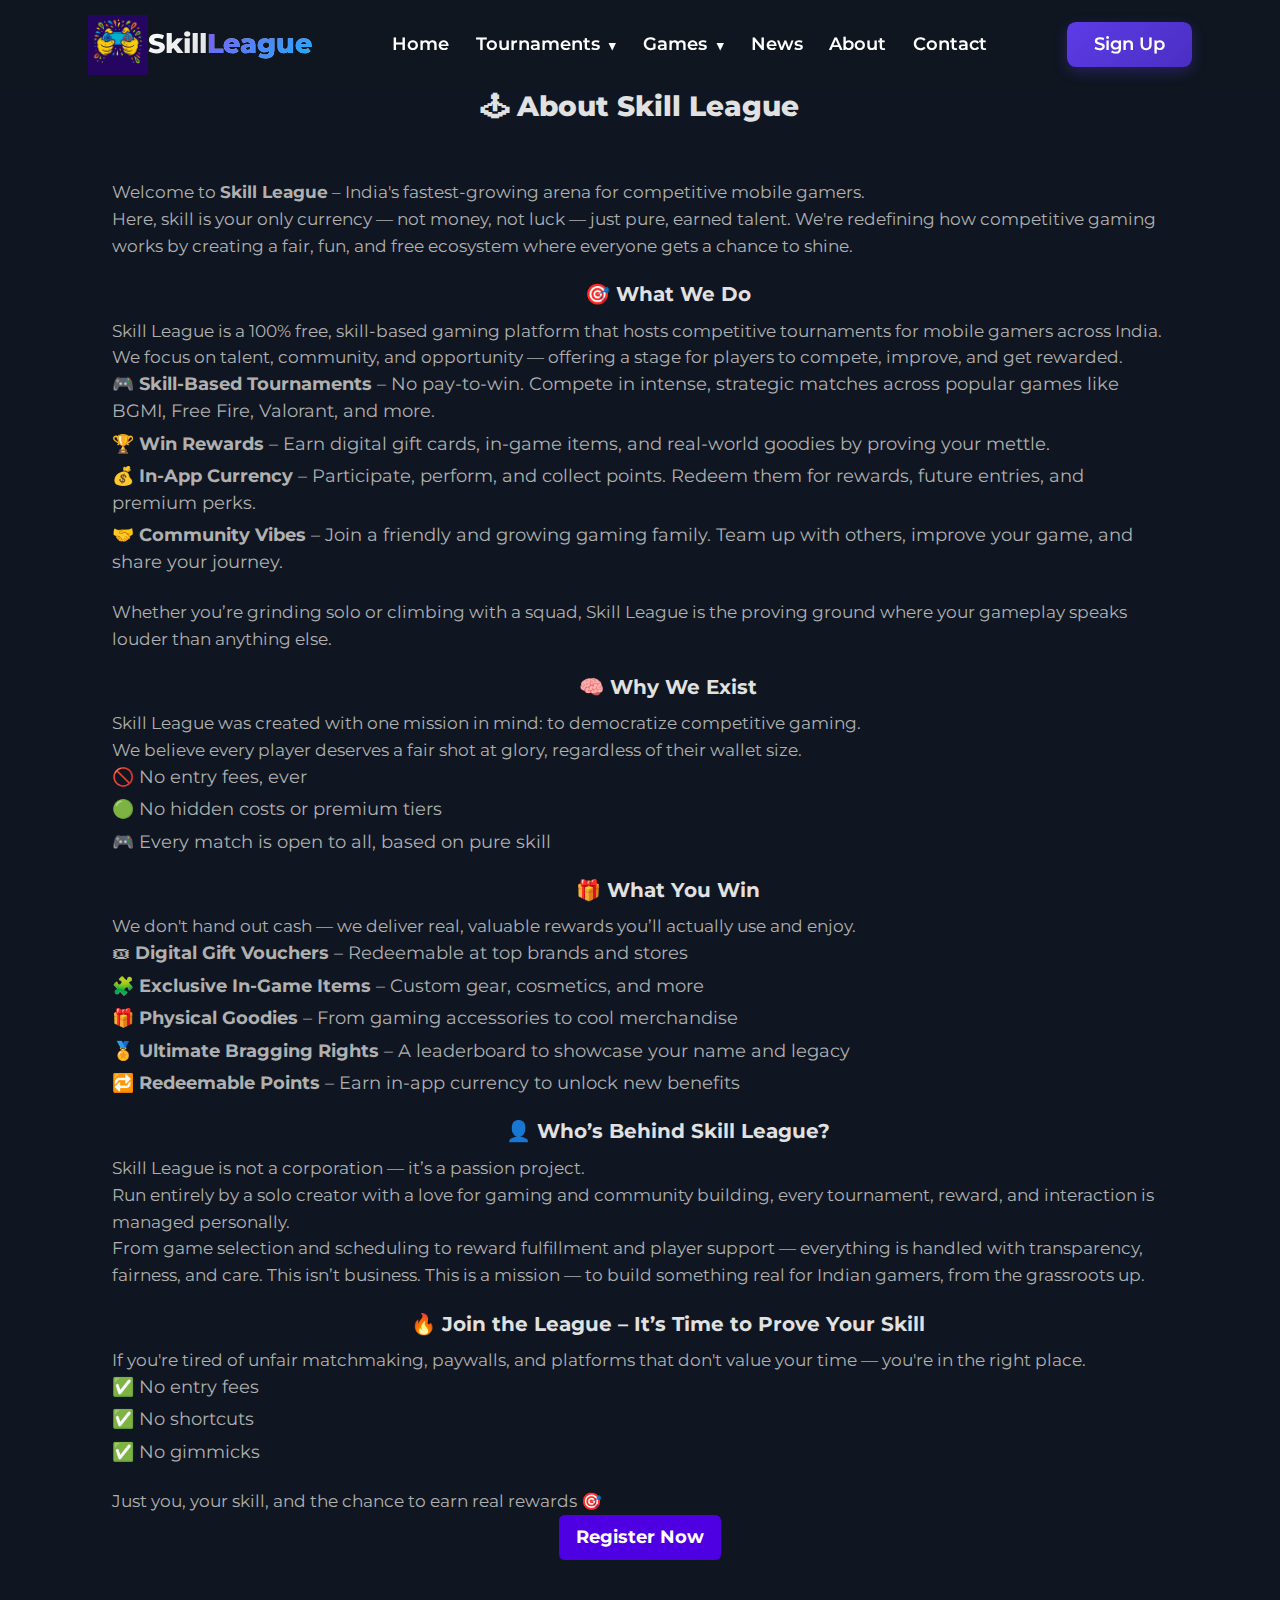
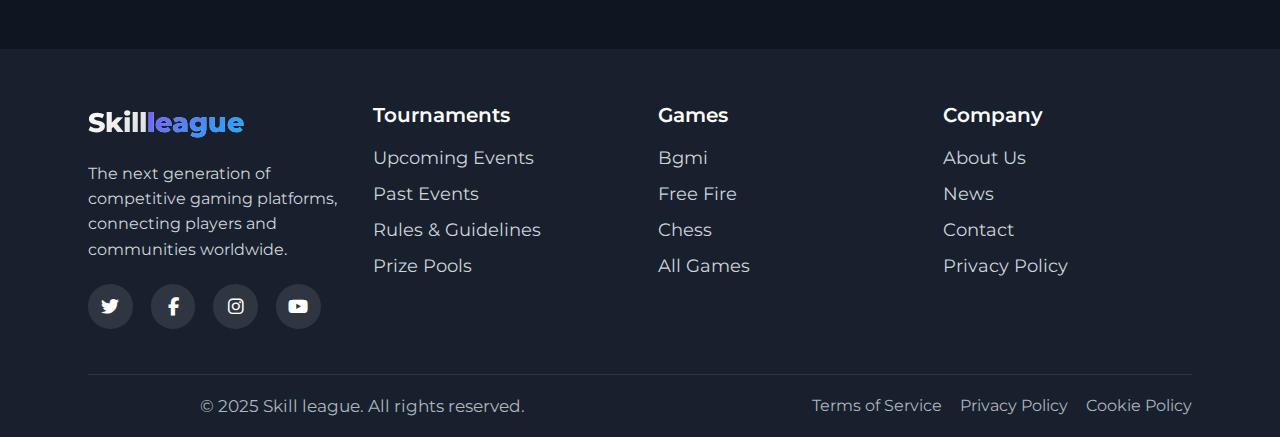
<file: skillleague/project/about.html>
<!DOCTYPE html>
<html lang="en">
<head>
  <meta charset="UTF-8" />
  <meta name="viewport" content="width=device-width, initial-scale=1.0"/>
  <title>About Us | Skill League</title>
  <link rel="stylesheet" href="css/reset.css" />
  <link rel="stylesheet" href="css/layout.css" />
  <link rel="stylesheet" href="css/components.css" />
  <link rel="stylesheet" href="css/main.css" />
  <link rel="stylesheet" href="css/responsive.css" />
   <link rel="stylesheet" href="css/animations.css">
  <link rel="preconnect" href="https://fonts.googleapis.com">
  <link rel="preconnect" href="https://fonts.gstatic.com" crossorigin>
    <link href="https://fonts.googleapis.com/css2?family=Montserrat:wght@400;600;800&display=swap" rel="stylesheet">
    <link rel="stylesheet" href="https://cdnjs.cloudflare.com/ajax/libs/font-awesome/6.5.0/css/all.min.css">
     <link rel="icon" href="images/without name.png" type="image/x-icon">
</head>
<body>
    <style>
        


    </style>
  <!-- Header -->
  <header class="header" id="header">
    <div class="container">
      <div class="header-content">
        <div class="logo">
          <!-- <a href="index.html"></a> -->
            <img src="images/without name.png" alt="Skill League Logo" class="logo-img" style="height:60px; vertical-align:middle;">
            <span class="logo-text">Skill<span class="logo-highlight">League</span></span>
          </a>
        </div>
        <nav class="main-nav">
          <ul class="nav-list">
            <li class="nav-item"><a href="index.html" class="nav-link">Home</a></li>
            <li class="nav-item has-dropdown">
              <a href="#" class="nav-link">Tournaments <span class="dropdown-icon">▾</span></a>
              <ul class="dropdown-menu">
                <li><a href="Tournaments.html">Upcoming Events</a></li>
                <li><a href="Tournaments.html">Past Events</a></li>
                <li><a href="#">Rules & Guidelines</a></li>
              </ul>
            </li>
            <li class="nav-item has-dropdown">
              <a href="#" class="nav-link">Games <span class="dropdown-icon">▾</span></a>
              <ul class="dropdown-menu">
                <li><a href="registration.html">Bgmi</a></li>
                <li><a href="registration.html">Free fire</a></li>
                <li><a href="registration.html">Chess</a></li>
                <!-- <li><a href="#">Fortnite</a></li> -->
                <li><a href="registration.html">All Games</a></li>
              </ul>
            </li>
            <li class="nav-item"><a href="Tournaments.html" class="nav-link">News</a></li>
            <li class="nav-item"><a href="about.html" class="nav-link">About</a></li>
            <li class="nav-item"><a href="contact.html" class="nav-link">Contact</a></li>
          </ul>
        </nav>
        <div class="header-actions">
          <a href="login.html" class="btn btn-primary">Sign Up</a>
          <button class="menu-toggle" id="menu-toggle" aria-label="Toggle menu">
            <span class="bar"></span>
            <span class="bar"></span>
            <span class="bar"></span>
          </button>
        </div>
      </div>
    </div>
  </header>
  <!-- End of Header -->


  
  <!-- Mobile Navigation -->
  <div class="mobile-nav" id="mobile-nav">
    <div class="mobile-nav-content">
      <ul class="mobile-nav-list">
        <li><a href="index.html">Home</a></li>
        <li class="mobile-dropdown">
          <span class="mobile-dropdown-trigger">Tournaments <span class="dropdown-icon">▾</span></span>
          <ul class="mobile-dropdown-menu">
            <li><a href="Tournaments.html">Upcoming Events</a></li>
            <li><a href="Tournaments.html">Past Events</a></li>
            <li><a href="#">Rules & Guidelines</a></li>
          </ul>
        </li>
        <li class="mobile-dropdown">
          <span class="mobile-dropdown-trigger">Games <span class="dropdown-icon">▾</span></span>
          <ul class="mobile-dropdown-menu">
            <li><a href="registration.html">Bgmi</a></li>
            <li><a href="registration.html">Free Fire</a></li>
            <li><a href="registration.html">Chess</a></li>
            <!-- <li><a href="#">Fortnite</a></li> -->
            <li><a href="registration.html">All Games</a></li>
          </ul>
        </li>
        <li><a href="Tournaments.html">News</a></li>
        <li><a href="about.html">About</a></li>
        <li><a href="contact.html">Contact</a></li>
      </ul>
      <div class="mobile-actions">
        <a href="login.html" class="btn btn-primary mobile-btn">Sign Up</a>
        <a href="login.html" class="btn btn-secondary mobile-btn">Log In</a>
      </div>
    </div>
  </div>



<style>
  
h1 {
  font-size: 2.5rem;
  color: #e1e1e1;
  margin-bottom: 5rem;
  margin-top: 5rem;
  text-align: center;
  /* text-wrap: balance; */
  /* padding-left: 5rem; */

}
p {
  font-size: 1.5rem;
  color: #b0b0b0;
  line-height: 1.6;
  /* margin-bottom: 2rem; */
  text-align: left;
  padding-left: 10rem;
  padding-right: 10rem;
  /* padding-right: 5rem; */
}

h2 {
  font-size: 1.8rem;
  color: #e1e1e1;
  margin-top: 2rem;
  margin-bottom: 1rem;
  text-align: center;
  padding-left: 5rem;
}
.about-section ul {
  list-style: none;
  padding-left: 10rem;
  padding-right: 10rem;

  margin-bottom: 2rem;
} 
.about-section ul li {
  font-size: 1.6rem;
  color: #b0b0b0;
  margin-bottom: 0.5rem;
}
.cta1{
  align-items: center;
  text-align: center;
}
.cta1 a{
  display: inline-block;
  background-color: #4f00e3;
  color: #fff;
  padding: 0.8rem 1.5rem;
  border-radius: 0.5rem;
  text-decoration: none;
  font-weight: bold;
  transition: background-color 0.3s ease;
}

.cta-list{
  text-align: left;
  margin-left: 10rem
}
.footer-description{
  padding: 0;
  margin: 0;
  margin-bottom:2rem
}

/* Responsive styles */
@media (max-width: 768px) {
  h1 {
    font-size: 2rem;
    margin-top: 3rem;
    margin-bottom: 2rem;
    padding-left: 0;
    padding-right: 0;
  }
  p, .about-section ul, .about-section ul li, .cta-list {
    font-size: 1.1rem;
    padding-left: 1.5rem !important;
    padding-right: 1.5rem !important;
    margin-left: 0 !important;
    margin-right: 0 !important;
  }
  h2 {
    font-size: 1.3rem;
    padding-left: 0;
    padding-right: 0;
  }
  .about-section ul {
    padding-left: 1.5rem;
    padding-right: 1.5rem;
  }
  .cta1 {
    padding-left: 1rem;
    padding-right: 1rem;
  }
  .cta-list {
    margin-left: 0;
    padding-left: 1.5rem !important;
  }
}

.about-section h1 {
margin-top: 8rem;

}

.cta1 {margin-bottom: 8rem;}

@media (max-width: 480px) {
  h1 {
    font-size: 1.3rem;
    margin-top: 2rem;
    margin-bottom: 1rem;
  }
  h2 {
    font-size: 1.1rem;
    margin-top: 1.2rem;
    margin-bottom: 0.7rem;
    padding-left: 0;
  }
  p, .about-section ul, .about-section ul li, .cta-list {
    font-size: 0.95rem;
    padding-left: 0.7rem !important;
    padding-right: 0.7rem !important;
  }
  .about-section ul {
    padding-left: 0.7rem;
    padding-right: 0.7rem;
  }
  .cta1 {
    padding-left: 0.5rem;
    padding-right: 0.5rem;
  }
  .cta-list {
    margin-left: 0;
    padding-left: 0.7rem !important;
  }
}

/* ...existing code... */


/* ...existing code... */

@media (max-width: 1024px) and (min-width: 601px) {
  h1 {
    font-size: 2rem;
    margin-top: 4rem;
    margin-bottom: 2.5rem;
    padding-left: 0;
    padding-right: 0;
  }
  h2 {
    font-size: 1.4rem;
    padding-left: 0;
    padding-right: 0;
  }
  p, .about-section ul, .about-section ul li, .cta-list {
    font-size: 1.2rem;
    padding-left: 3rem !important;
    padding-right: 3rem !important;
    margin-left: 0 !important;
    margin-right: 0 !important;
  }
  .about-section ul {
    padding-left: 3rem;
    padding-right: 3rem;
  }
  .cta1 {
    padding-left: 2rem;
    padding-right: 2rem;
  }
  .cta-list {
    margin-left: 0;
    padding-left: 3rem !important;
  }
}

/* ...existing code... */


/* ...existing code... */
/* 
@media (min-width: 1025px) and (max-width: 1440px) {
  h1 {
    font-size: 2.2rem;
    margin-top: 5rem;
    margin-bottom: 3rem;
    padding-left: 0;
    padding-right: 0;
  }
  h2 {
    font-size: 1.6rem;
    padding-left: 2rem;
    padding-right: 2rem;
  }
  p, .about-section ul, .about-section ul li, .cta-list {
    font-size: 1.3rem;
    padding-left: 6rem !important;
    padding-right: 6rem !important;
    margin-left: 0 !important;
    margin-right: 0 !important;
  }
  .about-section ul {
    padding-left: 6rem;
    padding-right: 6rem;
  }
} */
</style>

  <section1 class="about-section">
    <h1>🕹 About Skill League</h1>
    <p>Welcome to <strong>Skill League</strong> – India's fastest-growing arena for competitive mobile gamers.<br>
    Here, skill is your only currency — not money, not luck — just pure, earned talent. We're redefining how competitive gaming works by creating a fair, fun, and free ecosystem where everyone gets a chance to shine.</p>

    <h2>🎯 What We Do</h2>
    <p>Skill League is a 100% free, skill-based gaming platform that hosts competitive tournaments for mobile gamers across India. We focus on talent, community, and opportunity — offering a stage for players to compete, improve, and get rewarded.</p>

    <ul>
      <li>🎮 <strong>Skill-Based Tournaments</strong> – No pay-to-win. Compete in intense, strategic matches across popular games like BGMI, Free Fire, Valorant, and more.</li>
      <li>🏆 <strong>Win Rewards</strong> – Earn digital gift cards, in-game items, and real-world goodies by proving your mettle.</li>
      <li>💰 <strong>In-App Currency</strong> – Participate, perform, and collect points. Redeem them for rewards, future entries, and premium perks.</li>
      <li>🤝 <strong>Community Vibes</strong> – Join a friendly and growing gaming family. Team up with others, improve your game, and share your journey.</li>
    </ul>

    <p>Whether you’re grinding solo or climbing with a squad, Skill League is the proving ground where your gameplay speaks louder than anything else.</p>

    <h2>🧠 Why We Exist</h2>
    <p>Skill League was created with one mission in mind: to democratize competitive gaming.<br>
    We believe every player deserves a fair shot at glory, regardless of their wallet size.</p>

    <ul>
      <li>🚫 No entry fees, ever</li>
      <li>🟢 No hidden costs or premium tiers</li>
      <li>🎮 Every match is open to all, based on pure skill</li>
    </ul>

    <h2>🎁 What You Win</h2>
    <p>We don't hand out cash — we deliver real, valuable rewards you’ll actually use and enjoy.</p>

    <ul>
      <li>🎟 <strong>Digital Gift Vouchers</strong> – Redeemable at top brands and stores</li>
      <li>🧩 <strong>Exclusive In-Game Items</strong> – Custom gear, cosmetics, and more</li>
      <li>🎁 <strong>Physical Goodies</strong> – From gaming accessories to cool merchandise</li>
      <li>🏅 <strong>Ultimate Bragging Rights</strong> – A leaderboard to showcase your name and legacy</li>
      <li>🔁 <strong>Redeemable Points</strong> – Earn in-app currency to unlock new benefits</li>
    </ul>

    <h2>👤 Who’s Behind Skill League?</h2>
    <p>Skill League is not a corporation — it’s a passion project.<br>
    Run entirely by a solo creator with a love for gaming and community building, every tournament, reward, and interaction is managed personally.</p>
    <p>From game selection and scheduling to reward fulfillment and player support — everything is handled with transparency, fairness, and care. This isn’t business. This is a mission — to build something real for Indian gamers, from the grassroots up.</p>

    <div class="cta1">
      <h2 class="highlight">🔥 Join the League – It’s Time to Prove Your Skill</h2>
      <p>If you're tired of unfair matchmaking, paywalls, and platforms that don't value your time — you're in the right place.</p>
      <ul style="list-style: none; padding-left: 0;" class="cta-list">
        <li>✅ No entry fees</li>
        <li>✅ No shortcuts</li>
        <li>✅ No gimmicks</li>
      </ul>
      <p>Just you, your skill, and the chance to earn real rewards 🎯</p>
      <a href="registration.html">Register Now</a>
    </div>
  </section1>










  <!-- Footer -->
  <footer class="footer">
    <div class="container">
      <div class="footer-content">
        <div class="footer-column">
          <div class="footer-logo">
            <span class="logo-text">Skill<span class="logo-highlight">league</span></span>
          </div>
          <p class="footer-description">The next generation of competitive gaming platforms, connecting players and communities worldwide.</p>
            <div class="social-links">
  <a href="#" class="social-link" aria-label="Twitter"><i class="fab fa-twitter"></i></a>
  <a href="" class="social-link" aria-label="Facebook"><i class="fab fa-facebook-f"></i></a>
  <a href="" class="social-link" aria-label="Instagram"><i class="fab fa-instagram"></i></a>
  <!-- <a href="#" class="social-link" aria-label="Discord"><i class="fab fa-discord"></i></a> -->
  <a href="#" class="social-link" aria-label="YouTube"><i class="fab fa-youtube"></i></a>
</div>
        </div>
        <div class="footer-column">
          <h3 class="footer-heading">Tournaments</h3>
          <ul class="footer-links">
            <li><a href="Tournaments.html">Upcoming Events</a></li>
            <li><a href="Tournaments.html">Past Events</a></li>
            <li><a href="#">Rules & Guidelines</a></li>
            <li><a href="#">Prize Pools</a></li>
            <!-- <li><a href="registration.html">Registration</a></li> -->
          </ul>
        </div>
        <div class="footer-column">
          <h3 class="footer-heading">Games</h3>
          <ul class="footer-links">
            <li><a href="registration.html">Bgmi</a></li>
            <li><a href="registration.html">Free Fire</a></li>
            <li><a href="registration.html">Chess</a></li>
            <!-- <li><a href="#">Fortnite</a></li> -->
            <li><a href="registration.html">All Games</a></li>
          </ul>
        </div>
        <div class="footer-column">
          <h3 class="footer-heading">Company</h3>
          <ul class="footer-links">
            <li><a href="about.html">About Us</a></li>
            <!-- <li><a href="#">Careers</a></li> -->
            <li><a href="Tournaments.html">News</a></li>
            <li><a href="contact.html">Contact</a></li>
            <li><a href="policy.html">Privacy Policy</a></li>
          </ul>
        </div>
      </div>
      <div class="footer-bottom">
        <p class="copyright">© 2025 Skill league. All rights reserved.</p>
        <div class="footer-legal">
          <a href="#">Terms of Service</a>
          <a href="policy.html">Privacy Policy</a>
          <a href="#">Cookie Policy</a>
        </div>
      </div>
    </div>
  </footer>

  <script src="js/main.js"></script>
  <script src="js/navigation.js"></script>
  <script src="js/slider.js"></script>
  <script src="js/animations.js"></script>
</body>
  </body>
  </html>
</file>
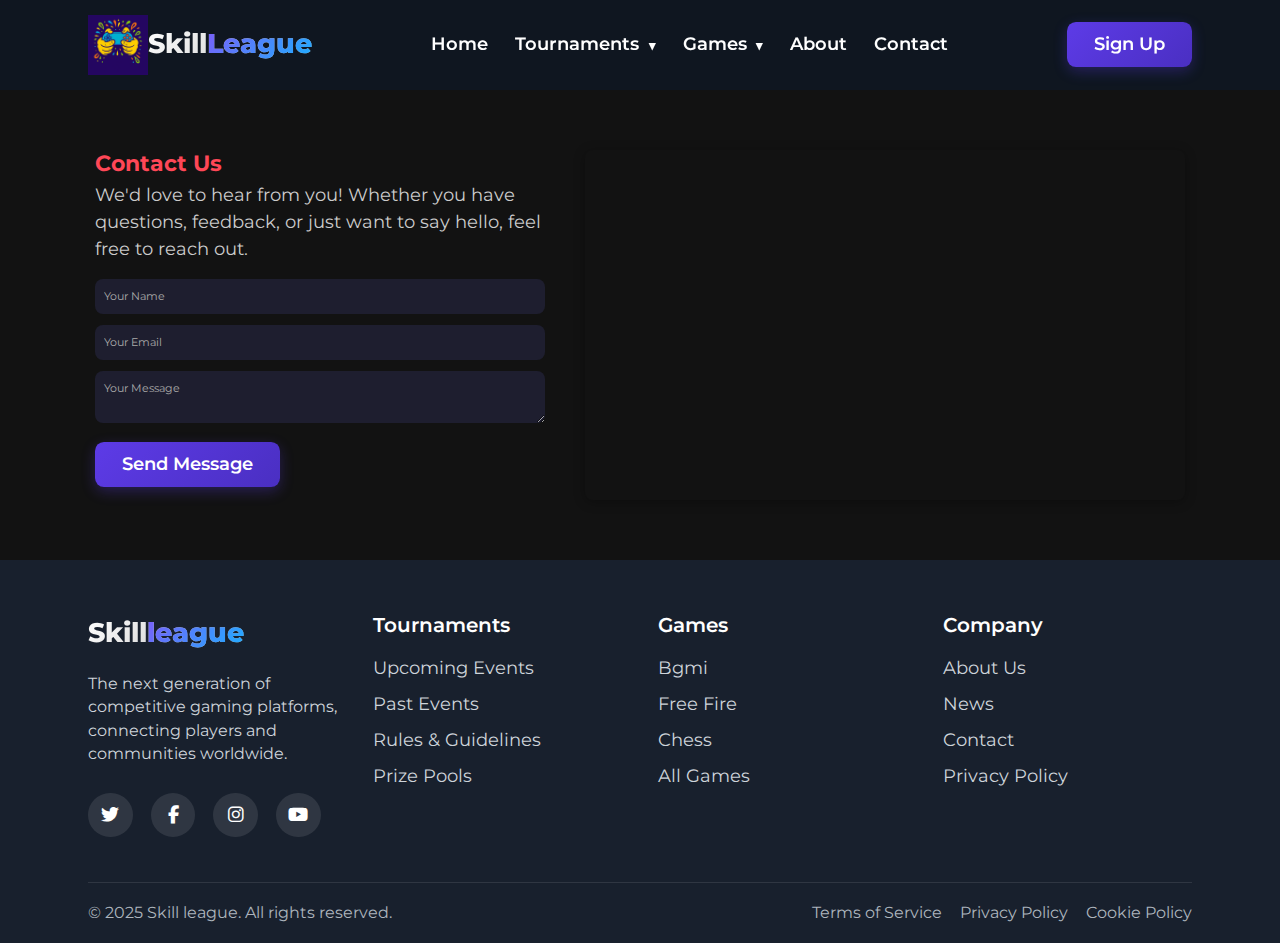
<file: skillleague/project/contact.html>
<!DOCTYPE html>
<html lang="en">
<head>
  <meta charset="UTF-8" />
  <meta name="viewport" content="width=device-width, initial-scale=1.0"/>
  <title>About Us | Skill League</title>
  <link rel="stylesheet" href="css/reset.css" />
  <link rel="stylesheet" href="css/layout.css" />
  <link rel="stylesheet" href="css/components.css" />
  <link rel="stylesheet" href="css/main.css" />
  <link rel="stylesheet" href="css/responsive.css" />
   <link rel="stylesheet" href="css/animations.css">
  <link rel="preconnect" href="https://fonts.googleapis.com">
  <link rel="preconnect" href="https://fonts.gstatic.com" crossorigin>
    <link href="https://fonts.googleapis.com/css2?family=Montserrat:wght@400;600;800&display=swap" rel="stylesheet">
  <link rel="stylesheet" href="https://cdnjs.cloudflare.com/ajax/libs/font-awesome/6.5.0/css/all.min.css">
  <link rel="icon" href="images/without name.png" type="image/x-icon">
</head>
<body>

   
  <!-- Header -->
  <header class="header" id="header">
    <div class="container">
      <div class="header-content">
        <div class="logo">
          <!-- <a href="index.html"></a> -->
            <img src="images/without name.png" alt="Skill League Logo" class="logo-img" style="height:60px; vertical-align:middle;">
            <span class="logo-text">Skill<span class="logo-highlight">League</span></span>
          </a>
        </div>
        <nav class="main-nav">
          <ul class="nav-list">
            <li class="nav-item"><a href="index.html" class="nav-link">Home</a></li>
            <li class="nav-item has-dropdown">
              <a href="#" class="nav-link">Tournaments <span class="dropdown-icon">▾</span></a>
              <ul class="dropdown-menu">
                <li><a href="Tournaments.html">Upcoming Events</a></li>
                <li><a href="Tournaments.html">Past Events</a></li>
                <li><a href="#">Rules & Guidelines</a></li>
              </ul>
            </li>
            <li class="nav-item has-dropdown">
              <a href="#" class="nav-link">Games <span class="dropdown-icon">▾</span></a>
              <ul class="dropdown-menu">
                <li><a href="registration.html">Bgmi</a></li>
                <li><a href="registration.html">Free fire</a></li>
                <li><a href="registration.html">Chess</a></li>
                <!-- <li><a href="#">Fortnite</a></li> -->
                <li><a href="registration.html">All Games</a></li>
              </ul>
            </li>
            <!-- <li class="nav-item"><a href="#" class="nav-link">News</a></li> -->
            <li class="nav-item"><a href="about.html" class="nav-link">About</a></li>
            <li class="nav-item"><a href="contact.html" class="nav-link">Contact</a></li>
          </ul>
        </nav>
        <div class="header-actions">
          <a href="login.html" class="btn btn-primary">Sign Up</a>
          <button class="menu-toggle" id="menu-toggle" aria-label="Toggle menu">
            <span class="bar"></span>
            <span class="bar"></span>
            <span class="bar"></span>
          </button>
        </div>
      </div>
    </div>
  </header>
  </header>



  
  <!-- Mobile Navigation -->
  <div class="mobile-nav" id="mobile-nav">
    <div class="mobile-nav-content">
      <ul class="mobile-nav-list">
        <li><a href="index.html">Home</a></li>
        <li class="mobile-dropdown">
          <span class="mobile-dropdown-trigger">Tournaments <span class="dropdown-icon">▾</span></span>
          <ul class="mobile-dropdown-menu">
            <li><a href="Tournaments.html">Upcoming Events</a></li>
            <li><a href="Tournaments.html">Past Events</a></li>
            <li><a href="#">Rules & Guidelines</a></li>
          </ul>
        </li>
        <li class="mobile-dropdown">
          <span class="mobile-dropdown-trigger">Games <span class="dropdown-icon">▾</span></span>
          <ul class="mobile-dropdown-menu">
            <li><a href="registration.html">Bgmi</a></li>
            <li><a href="registration.html">Free Fire</a></li>
            <li><a href="registration.html">Chess</a></li>
            <!-- <li><a href="#">Fortnite</a></li> -->
            <li><a href="registration.html">All Games</a></li>
          </ul>
        </li>
        <li><a href="Tournaments.html">News</a></li>
        <li><a href="about.html">About</a></li>
        <li><a href="contact.html">Contact</a></li>
      </ul>
      <div class="mobile-actions">
        <a href="login.html" class="btn btn-primary mobile-btn">Sign Up</a>
        <a href="login.html" class="btn btn-secondary mobile-btn">Log In</a>
      </div>
    </div>
  </div>

  <!-- contact us -->

  <section class="contact-section">
  <div class="container contact-flex">
    <div class="contact-left">
      <h2 class="section-title">Contact Us</h2>
      <p class="section-description">
        We'd love to hear from you! Whether you have questions, feedback, or just want to say hello, feel free to reach out.
      </p>
      <form action="mailto:skillleague166@gmail.com" method="post" class="contact-form">
        <input type="text" name="name" placeholder="Your Name" required />
        <input type="email" name="email" placeholder="Your Email" required />
        <textarea name="message" placeholder="Your Message" required></textarea>
        <button type="submit" class="btn btn-primary">Send Message</button>
      </form>
    </div>
    <div class="contact-right">
      <div class="map-container">
        <iframe
          src="https://www.google.com/maps/embed?pb=!1m18!1m12!1m3!1d3151.835434509374!2d144.9537363155047!3d-37.8162797420216!2m3!1f0!2f0!3f0!3m2!1i1024!2i768!4f13.1!3m3!1m2!1s0x6ad65d43f1f8e7b1%3A0x5045675218ce6e0!2sMelbourne%20VIC%2C%20Australia!5e0!3m2!1sen!2sus!4v1620000000000!5m2!1sen!2sus"
          allowfullscreen=""
          loading="lazy"
          referrerpolicy="no-referrer-when-downgrade">
        </iframe>
      </div>
    </div>
  </div>
</section>

<style>
.contact-section {
 padding: 60px 20px;
  background-color: #121212;
  color: white;
  margin-top: 8rem;
}
.contact-flex {
  display: flex;
  flex-wrap: wrap;
  gap: 40px;
  align-items: flex-start;
  justify-content: center;
}
.contact-left {
  flex: 1 1 320px;
  min-width: 300px;
  max-width: 450px;
}
.section-title {
  font-size: 2rem;
  margin-bottom: 0.5rem;
  color: #ff4757;
}
.section-description {
  margin-bottom: 1.5rem;
  color: #ccc;
}
.contact-form input,
.contact-form textarea {
  width: 100%;
  padding: 0.8rem;
  margin-bottom: 1rem;
  border: none;
  border-radius: 8px;
  background-color: #1e1e2f;
  color: white;
  font-size: 1rem;
}

.contact-form input::placeholder,
.contact-form textarea::placeholder {
  color: #aaa;
}

.contact-right {
  flex: 1 1 320px;
  min-width: 300px;
  max-width: 600px;
  display: flex;
  align-items: center;
  justify-content: center;
}

.map-container {
  width: 100%;
  height: 350px;
  border-radius: 8px;
  overflow: hidden;
  box-shadow: 0 2px 12px rgba(0,0,0,0.3);
}
.map-container iframe {
  width: 100%;
  height: 100%;
  border: 0;
  display: block;
}

/* Responsive adjustments */
@media (max-width: 900px) {
  .contact-flex {
    flex-direction: column;
    align-items: stretch;
  }

  .contact-left,
  .contact-right {
    max-width: 100%;
  }

  .map-container {
    height: 250px;
  }
}


</style>




  <!-- Footer -->
  <footer class="footer">
    <div class="container">
      <div class="footer-content">
        <div class="footer-column">
          <div class="footer-logo">
            <span class="logo-text">Skill<span class="logo-highlight">league</span></span>
          </div>
          <p class="footer-description">The next generation of competitive gaming platforms, connecting players and communities worldwide.</p>
           <div class="social-links">
  <a href="#" class="social-link" aria-label="Twitter"><i class="fab fa-twitter"></i></a>
  <a href="" class="social-link" aria-label="Facebook"><i class="fab fa-facebook-f"></i></a>
  <a href="" class="social-link" aria-label="Instagram"><i class="fab fa-instagram"></i></a>
  <!-- <a href="#" class="social-link" aria-label="Discord"><i class="fab fa-discord"></i></a> -->
  <a href="#" class="social-link" aria-label="YouTube"><i class="fab fa-youtube"></i></a>
</div>
        </div>
        <div class="footer-column">
          <h3 class="footer-heading">Tournaments</h3>
          <ul class="footer-links">
            <li><a href="Tournaments.html">Upcoming Events</a></li>
            <li><a href="Tournaments.html">Past Events</a></li>
            <li><a href="#">Rules & Guidelines</a></li>
            <li><a href="#">Prize Pools</a></li>
            <!-- <li><a href="#">Registration</a></li> -->
          </ul>
        </div>
        <div class="footer-column">
          <h3 class="footer-heading">Games</h3>
          <ul class="footer-links">
            <li><a href="registration.html">Bgmi</a></li>
            <li><a href="registration.html">Free Fire</a></li>
            <li><a href="registration.html">Chess</a></li>
            <!-- <li><a href="#">Fortnite</a></li> -->
            <li><a href="registration.html">All Games</a></li>
          </ul>
        </div>
        <div class="footer-column">
          <h3 class="footer-heading">Company</h3>
          <ul class="footer-links">
            <li><a href="about.html">About Us</a></li>
            <!-- <li><a href="#">Careers</a></li> -->
            <li><a href="Tournaments.html">News</a></li>
            <li><a href="contact.html">Contact</a></li>
            <li><a href="policy.html">Privacy Policy</a></li>
          </ul>
        </div>
      </div>
      <div class="footer-bottom">
        <p class="copyright">© 2025 Skill league. All rights reserved.</p>
        <div class="footer-legal">
          <a href="#">Terms of Service</a>
          <a href="policy.html">Privacy Policy</a>
          <a href="#">Cookie Policy</a>
        </div>
      </div>
    </div>
  </footer>

    <script src="js/main.js"></script>
  <script src="js/navigation.js"></script>
  <script src="js/slider.js"></script>
  <script src="js/animations.js"></script>
</body>
</html>
</file>
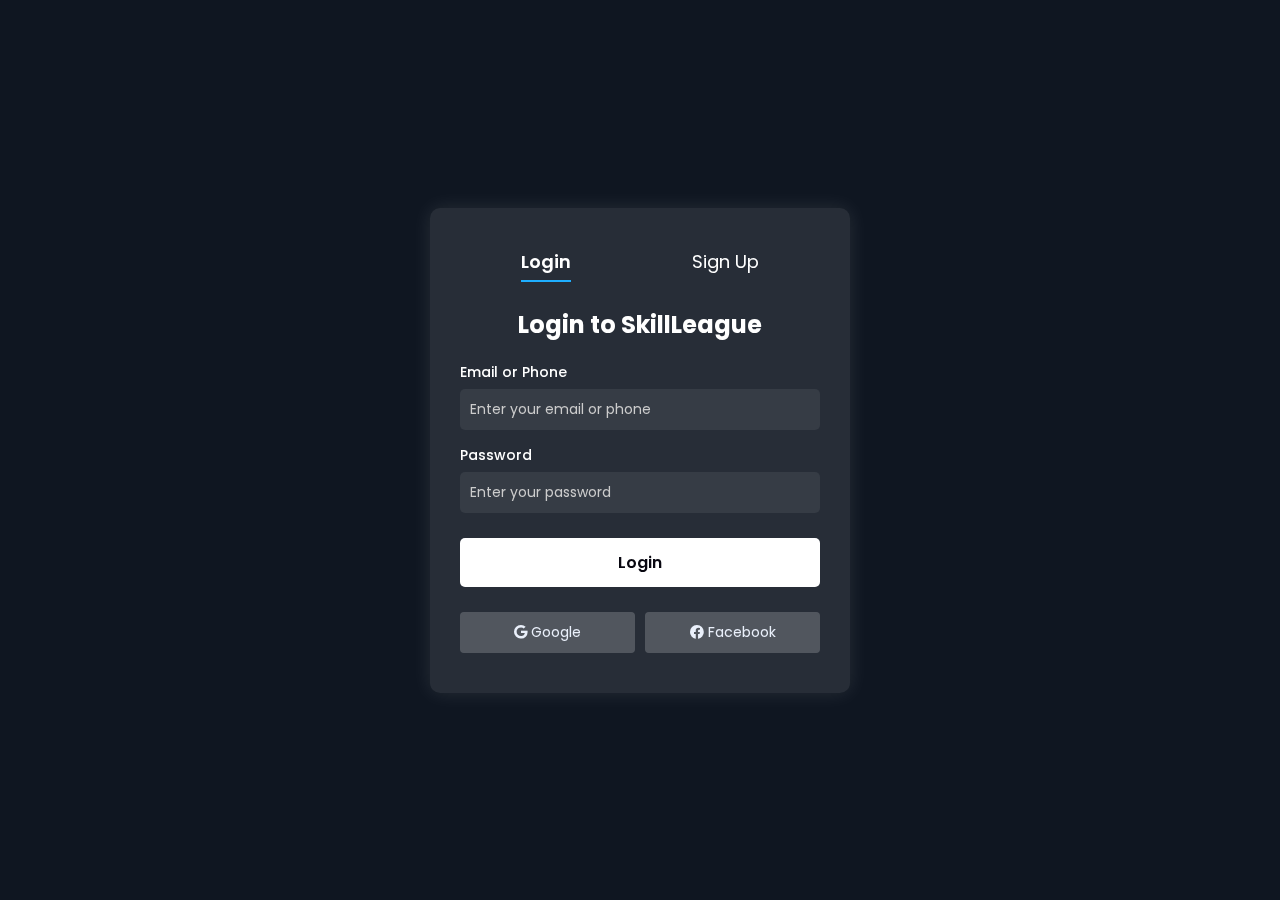
<file: skillleague/project/login.html>
<!DOCTYPE html>
<html lang="en">
<head>
  <meta charset="UTF-8" />
  <meta name="viewport" content="width=device-width, initial-scale=1.0"/>
  <title>SkillLeague - Login / Signup</title>
  <link href="https://fonts.googleapis.com/css2?family=Poppins:wght@300;500;600&display=swap" rel="stylesheet">
  <link rel="stylesheet" href="https://cdnjs.cloudflare.com/ajax/libs/font-awesome/5.15.4/css/all.min.css">

  <style>
    * {
      padding: 0;
      margin: 0;
      box-sizing: border-box;
      font-family: 'Poppins', sans-serif;
    }

    body {
      background-color: #0F1621;
      height: 100vh;
      display: flex;
      justify-content: center;
      align-items: center;
      padding: 20px;
    }

    .container {
      width: 100%;
      max-width: 420px;
      background-color: rgba(255, 255, 255, 0.1);
      padding: 40px 30px;
      border-radius: 10px;
      backdrop-filter: blur(10px);
      box-shadow: 0 0 20px rgba(255, 255, 255, 0.1);
      position: relative;
    }

    .toggle-buttons {
      display: flex;
      justify-content: space-around;
      margin-bottom: 25px;
    }

    .toggle-buttons button {
      background-color: transparent;
      border: none;
      color: #fff;
      font-size: 18px;
      cursor: pointer;
      padding-bottom: 5px;
      border-bottom: 2px solid transparent;
      transition: all 0.2s ease;
    }

    .toggle-buttons button.active {
      border-color: #1EAEFF;
      font-weight: 600;
    }

    form {
      display: none;
      animation: fadeIn 0.3s ease;
    }

    form.active {
      display: block;
    }

    h3 {
      color: #fff;
      text-align: center;
      margin-bottom: 20px;
      font-size: 24px;
    }

    label {
      color: #fff;
      font-weight: 500;
      margin-top: 15px;
      display: block;
      font-size: 14px;
    }

    input {
      width: 100%;
      padding: 10px;
      margin-top: 6px;
      border: none;
      border-radius: 5px;
      background-color: rgba(255, 255, 255, 0.07);
      color: #fff;
      font-size: 14px;
    }

    ::placeholder {
      color: #ccc;
    }

    button.submit-btn {
      margin-top: 25px;
      width: 100%;
      padding: 12px;
      background-color: #fff;
      color: #080710;
      font-weight: 600;
      border: none;
      border-radius: 5px;
      cursor: pointer;
      font-size: 16px;
    }

    .social {
      margin-top: 25px;
      display: flex;
      justify-content: space-between;
      gap: 10px;
      flex-wrap: wrap;
    }

    .social div {
      flex: 1 1 45%;
      padding: 10px;
      text-align: center;
      background-color: rgba(255, 255, 255, 0.2);
      color: #eaf0fb;
      border-radius: 4px;
      cursor: pointer;
      font-size: 14px;
    }

    .social div:hover {
      background-color: rgba(255, 255, 255, 0.4);
    }

    @keyframes fadeIn {
      from { opacity: 0; transform: scale(0.95); }
      to { opacity: 1; transform: scale(1); }
    }

    /* Responsive Media Queries */
    @media screen and (max-width: 480px) {
      h3 {
        font-size: 20px;
      }

      .toggle-buttons button {
        font-size: 16px;
      }

      button.submit-btn {
        font-size: 15px;
        padding: 10px;
      }

      input {
        font-size: 13px;
      }

      label {
        font-size: 13px;
      }

      .social div {
        font-size: 13px;
        padding: 8px;
      }
    }
  </style>
</head>
<body>

  <div class="container">
    <div class="toggle-buttons">
      <button id="loginToggle" class="active">Login</button>
      <button id="signupToggle">Sign Up</button>
    </div>

    <!-- Login Form -->
    <form id="loginForm" class="active">
      <h3>Login to SkillLeague</h3>
      <label for="loginEmail">Email or Phone</label>
      <input type="text" id="loginEmail" placeholder="Enter your email or phone" required>

      <label for="loginPassword">Password</label>
      <input type="password" id="loginPassword" placeholder="Enter your password" required>

      <button type="submit" class="submit-btn">Login</button>

      <div class="social">
        <div><i class="fab fa-google"></i> Google</div>
        <div><i class="fab fa-facebook"></i> Facebook</div>
      </div>
    </form>

    <!-- Signup Form -->
    <form id="signupForm">
      <h3>Create Your Account</h3>
      <label for="signupEmail">Email</label>
      <input type="email" id="signupEmail" placeholder="Enter your email" required>

      <label for="signupPassword">Password</label>
      <input type="password" id="signupPassword" placeholder="Create a password" required>

      <label for="signupConfirm">Confirm Password</label>
      <input type="password" id="signupConfirm" placeholder="Confirm your password" required>

      <button type="submit" class="submit-btn">Sign Up</button>

      <div class="social">
        <div><i class="fab fa-google"></i> Google</div>
        <div><i class="fab fa-facebook"></i> Facebook</div>
      </div>
    </form>
  </div>

  <script>
    const loginToggle = document.getElementById('loginToggle');
    const signupToggle = document.getElementById('signupToggle');
    const loginForm = document.getElementById('loginForm');
    const signupForm = document.getElementById('signupForm');

    loginToggle.addEventListener('click', () => {
      loginToggle.classList.add('active');
      signupToggle.classList.remove('active');
      loginForm.classList.add('active');
      signupForm.classList.remove('active');
    });

    signupToggle.addEventListener('click', () => {
      signupToggle.classList.add('active');
      loginToggle.classList.remove('active');
      signupForm.classList.add('active');
      loginForm.classList.remove('active');
    });
  </script>
</body>
</html>
</file>
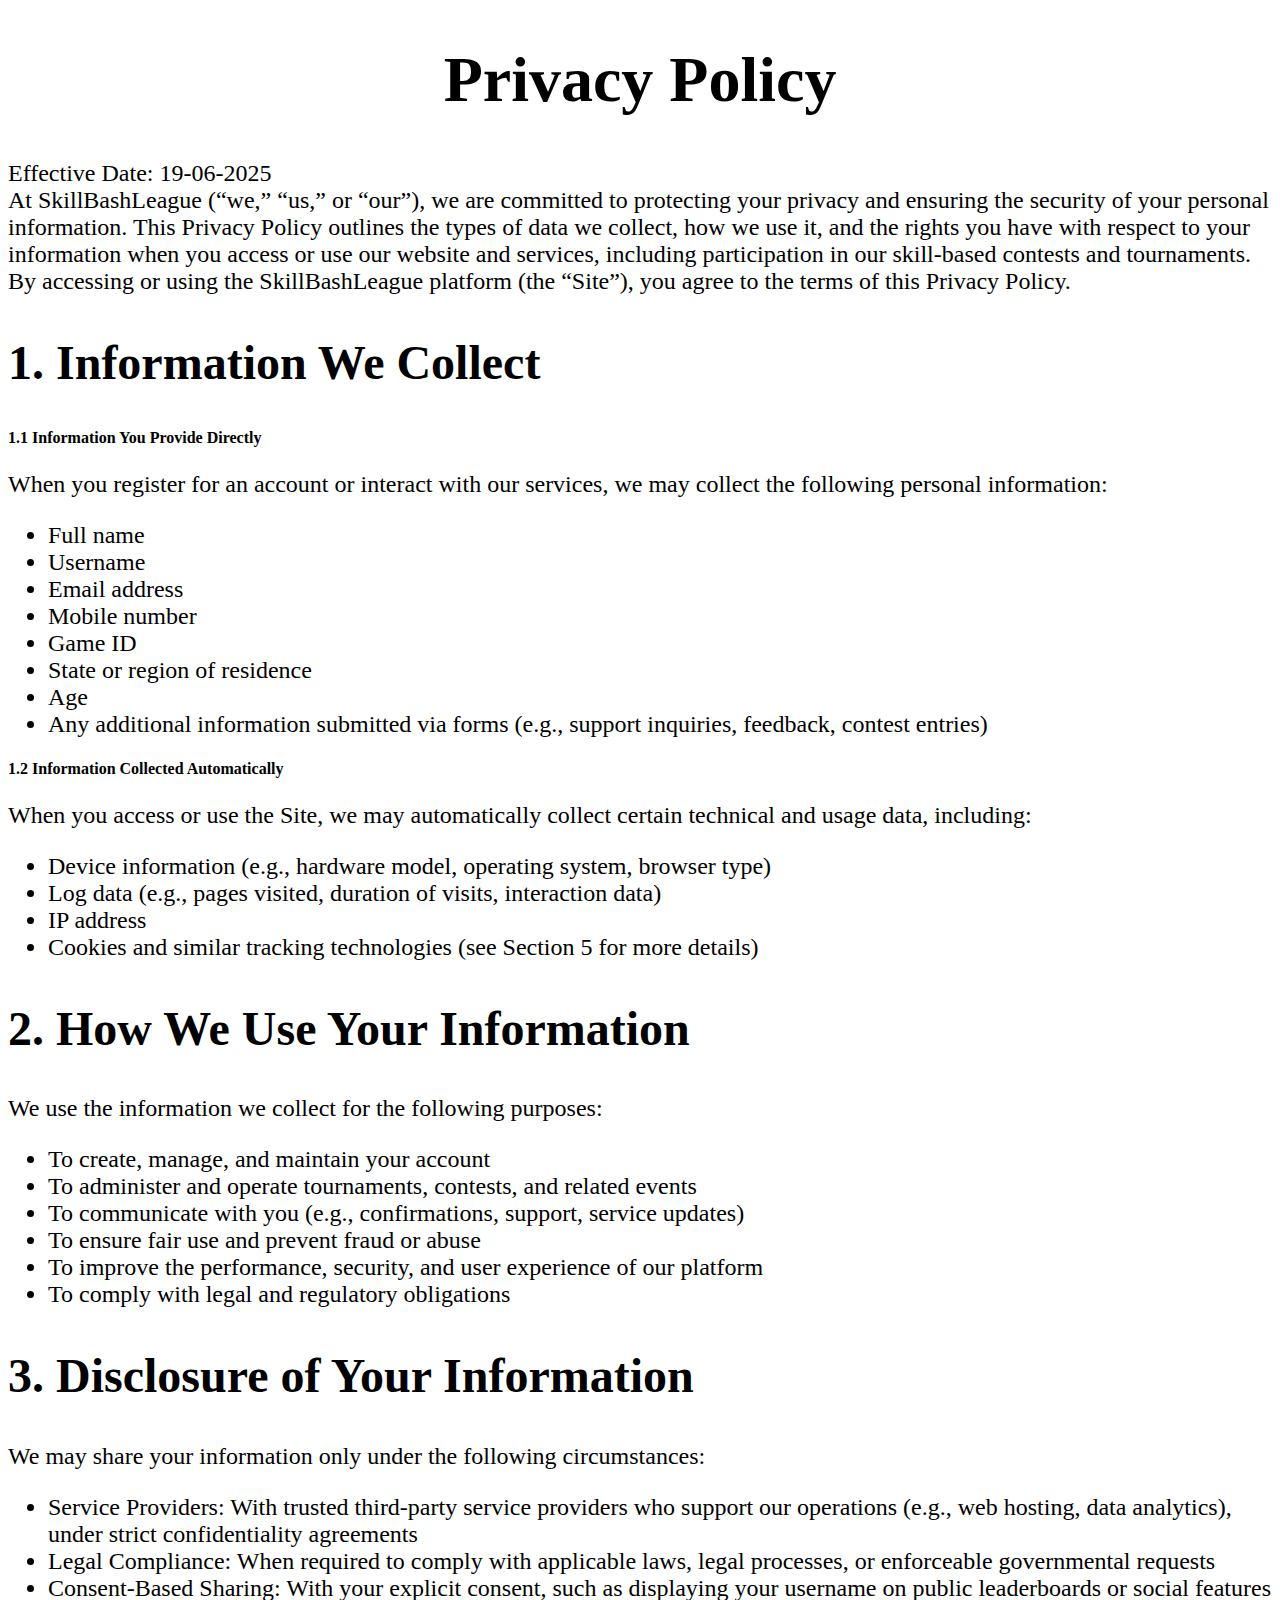
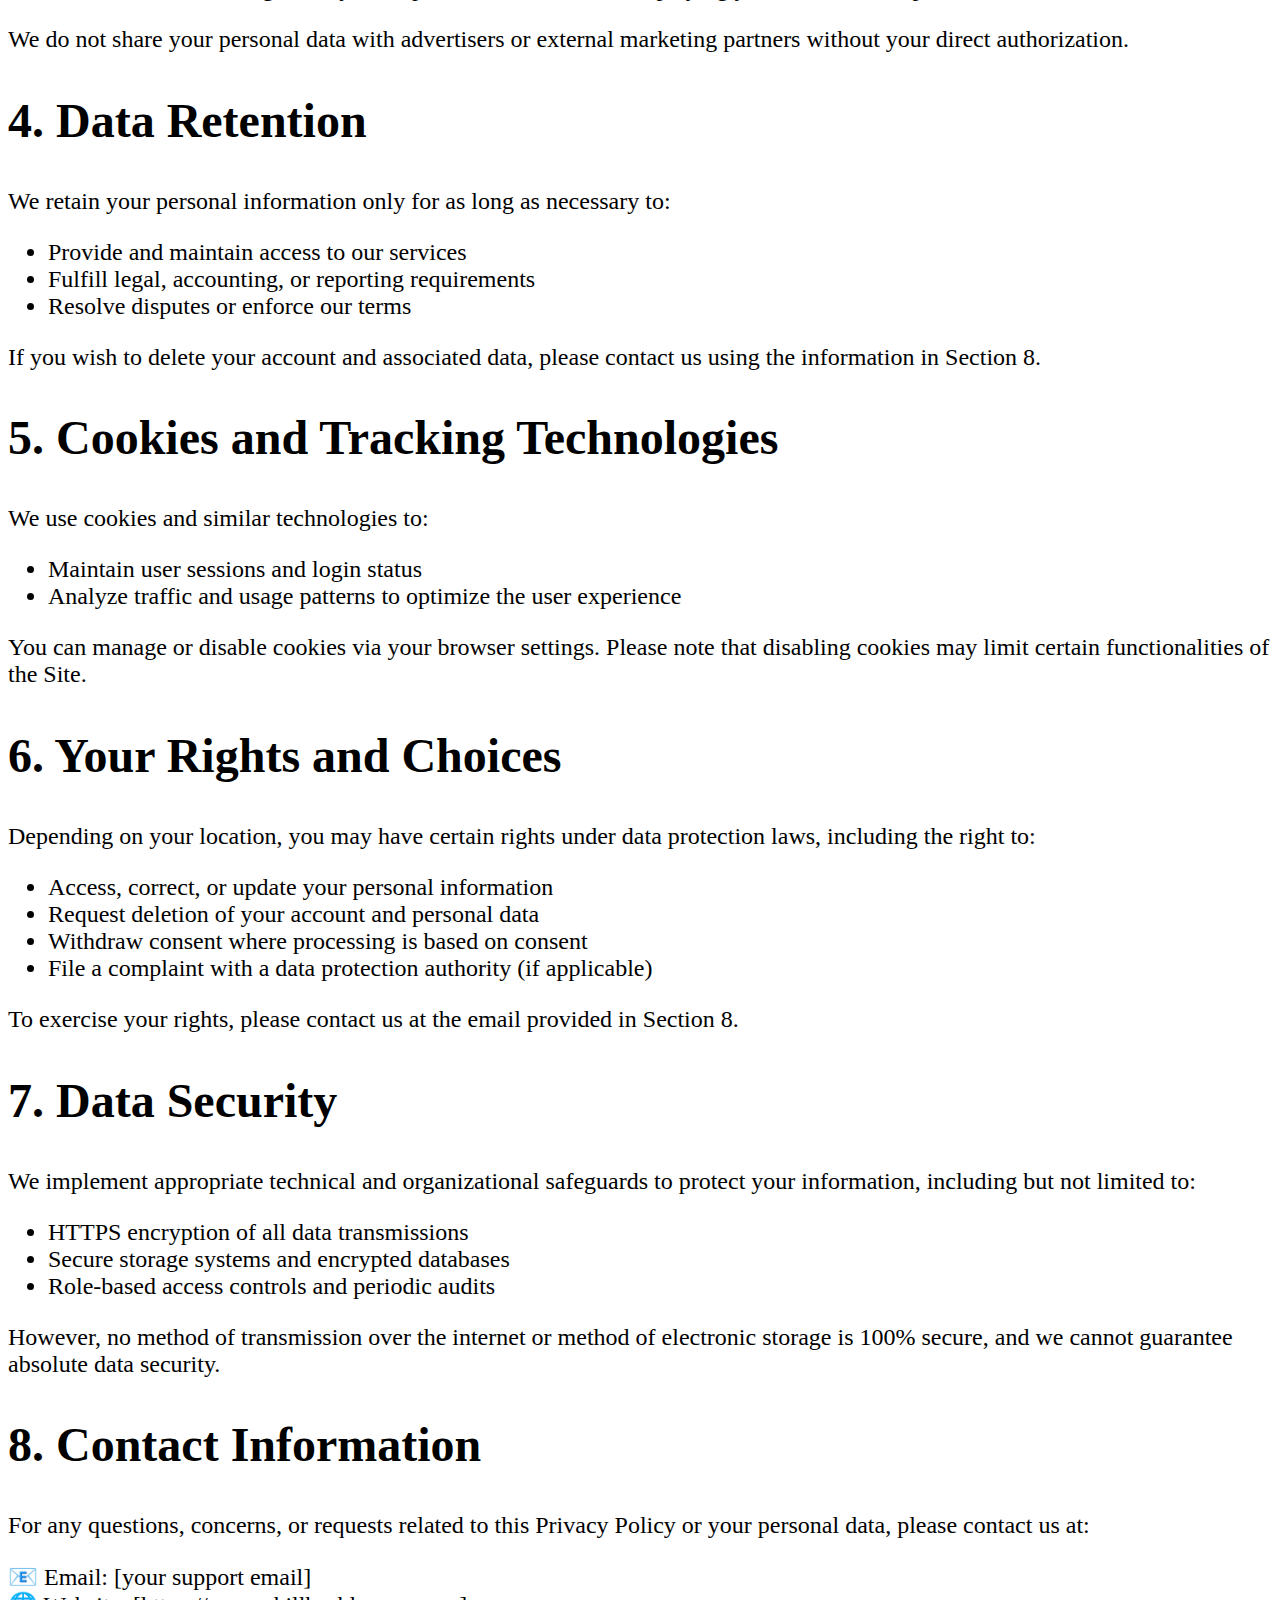
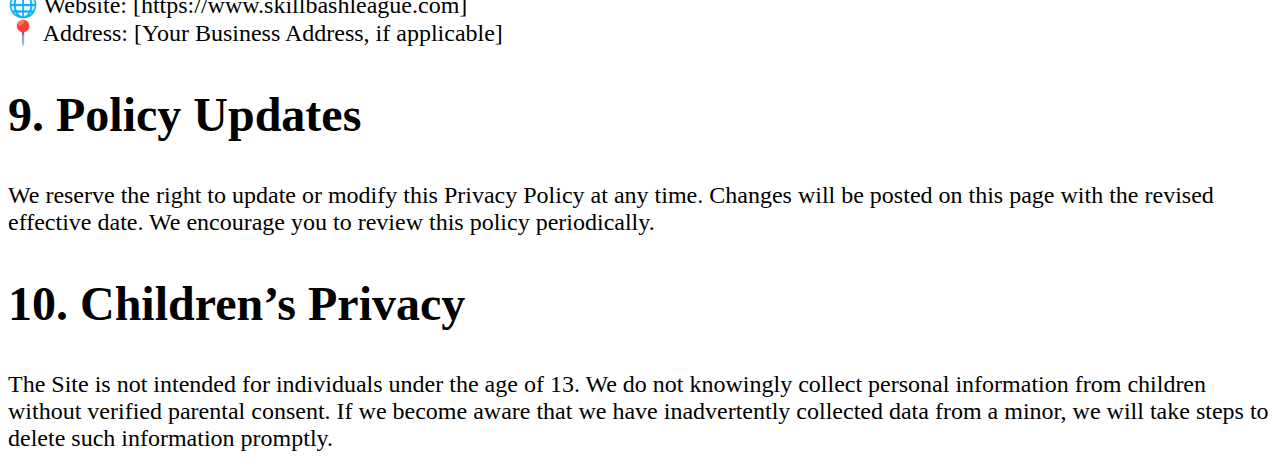
<file: skillleague/project/policy.html>
<!DOCTYPE html>
<html lang="en">
  <head>
    <meta charset="UTF-8" />
    <meta name="viewport" content="width=device-width, initial-scale=1.0" />
    <title>privacypolicy</title>
  </head>
  <style>
    h1{
      text-align: center;
      font-size: 4rem;
    }
    h2{
      font-size: 3rem;
    }
    p{
      font-size: 1.5rem;
    }
    li{
      font-size: 1.5rem;
    }
  </style>
  <body>
    <h1 class="header">Privacy Policy</h1>
    <p>
      Effective Date: 19-06-2025 <br />

      At SkillBashLeague (“we,” “us,” or “our”), we are committed to protecting
      your privacy and ensuring the security of your personal information. This
      Privacy Policy outlines the types of data we collect, how we use it, and
      the rights you have with respect to your information when you access or
      use our website and services, including participation in our skill-based
      contests and tournaments.<br />

      By accessing or using the SkillBashLeague platform (the “Site”), you agree
      to the terms of this Privacy Policy.
    </p>

    <h2>1. Information We Collect</h2>
    <h4>1.1 Information You Provide Directly</h4>
    <p>
      When you register for an account or interact with our services, we may
      collect the following personal information:
    </p>
    <ul>
      <li>Full name</li>
      <li>Username</li>
      <li>Email address</li>
      <li>Mobile number</li>
      <li>Game ID</li>
      <li>State or region of residence</li>
      <li>Age</li>
      <li>
        Any additional information submitted via forms (e.g., support inquiries,
        feedback, contest entries)
      </li>
    </ul>
    <h4>1.2 Information Collected Automatically</h4>
    <p>
      When you access or use the Site, we may automatically collect certain
      technical and usage data, including:
    </p>
    <ul>
      <li>
        Device information (e.g., hardware model, operating system, browser
        type)
      </li>
      <li>
        Log data (e.g., pages visited, duration of visits, interaction data)
      </li>
      <li>IP address</li>
      <li>
        Cookies and similar tracking technologies (see Section 5 for more
        details)
      </li>
    </ul>

    <h2>2. How We Use Your Information</h2>
    <p>We use the information we collect for the following purposes:</p>
    <ul>
      <li>To create, manage, and maintain your account</li>
      <li>
        To administer and operate tournaments, contests, and related events
      </li>
      <li>
        To communicate with you (e.g., confirmations, support, service updates)
      </li>
      <li>To ensure fair use and prevent fraud or abuse</li>
      <li>
        To improve the performance, security, and user experience of our
        platform
      </li>
      <li>To comply with legal and regulatory obligations</li>
    </ul>

    <h2>3. Disclosure of Your Information</h4>
    <p>We may share your information only under the following circumstances:</p>
    <ul>
      <li>
        <span>Service Providers:</span> With trusted third-party service
        providers who support our operations (e.g., web hosting, data
        analytics), under strict confidentiality agreements
      </li>
      <li>
        <span>Legal Compliance:</span> When required to comply with applicable
        laws, legal processes, or enforceable governmental requests
      </li>
      <li>
        <span>Consent-Based Sharing: </span>With your explicit consent, such as
        displaying your username on public leaderboards or social features
      </li>
    </ul>
    <p>We do not share your personal data with advertisers or external marketing partners without your direct authorization.</p>

    <h2>4. Data Retention</h2>
    <p>We retain your personal information only for as long as necessary to:</p>
    <ul>
      <li>Provide and maintain access to our services</li>
      <li>Fulfill legal, accounting, or reporting requirements</li>
      <li>Resolve disputes or enforce our terms</li>
    </ul>
    <p>If you wish to delete your account and associated data, please contact us using the information in Section 8.</p>

    <h2>5. Cookies and Tracking Technologies</h2>
    <p>We use cookies and similar technologies to:</p>
    <ul>
      <li>Maintain user sessions and login status</li>
      <li>Analyze traffic and usage patterns to optimize the user experience</li>
    </ul>
    <p>You can manage or disable cookies via your browser settings. Please note that disabling cookies may limit certain functionalities of the Site.</p>

    <h2>6. Your Rights and Choices</h2>
    <p>Depending on your location, you may have certain rights under data protection laws, including the right to:

</p>
<ul>
  <li>Access, correct, or update your personal information</li>
  <li>Request deletion of your account and personal data</li>
  <li>Withdraw consent where processing is based on consent</li>
  <li>File a complaint with a data protection authority (if applicable)</li>
</ul>
<p>To exercise your rights, please contact us at the email provided in Section 8.</p>

    <h2>7. Data Security</h2>
    <p>We implement appropriate technical and organizational safeguards to protect your information, including but not limited to:</p>
    <ul>
      <li>HTTPS encryption of all data transmissions</li>
      <li>Secure storage systems and encrypted databases</li>
      <li>Role-based access controls and periodic audits</li>
    </ul>
    <p>However, no method of transmission over the internet or method of electronic storage is 100% secure, and we cannot guarantee absolute data security.

</p>

    <h2>8. Contact Information</h2>
    <p>For any questions, concerns, or requests related to this Privacy Policy or your personal data, please contact us at:</p>
    <p>📧 Email: [your support email] <br>
🌐 Website: [https://www.skillbashleague.com] <br>
📍 Address: [Your Business Address, if applicable]</p>

<h2>9. Policy Updates</h2>
<p>We reserve the right to update or modify this Privacy Policy at any time. Changes will be posted on this page with the revised effective date. We encourage you to review this policy periodically.</p>

<h2>10. Children’s Privacy</h2>
<p>The Site is not intended for individuals under the age of 13. We do not knowingly collect personal information from children without verified parental consent. If we become aware that we have inadvertently collected data from a minor, we will take steps to delete such information promptly.

</p>
  </body>
</html>
</file>
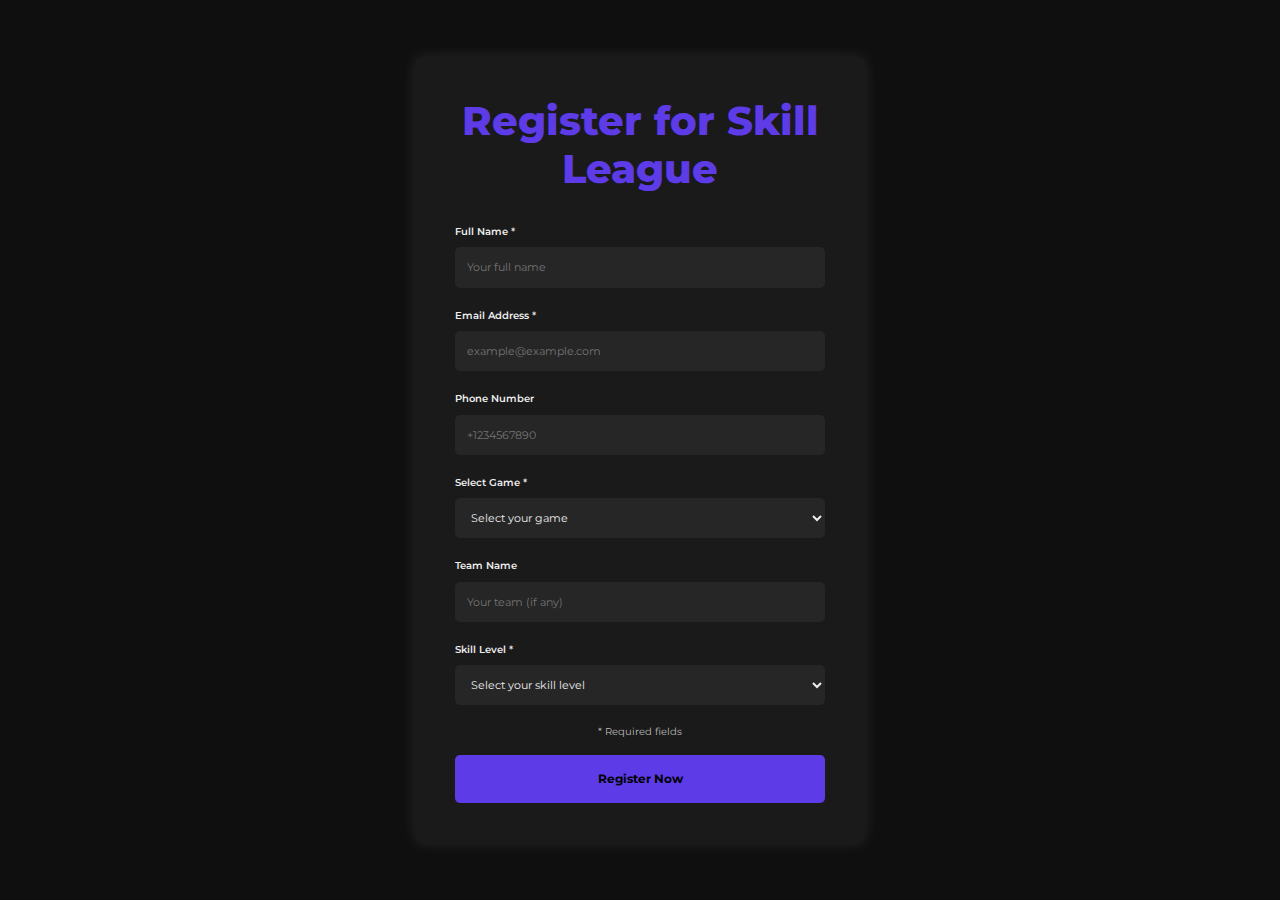
<file: skillleague/project/registration.html>
<!DOCTYPE html>
<html lang="en">
<head>
  <meta charset="UTF-8" />
  <meta name="viewport" content="width=device-width, initial-scale=1" />
  <title>Register - Skill League</title>
  <link rel="stylesheet" href="css/reset.css" />
  <link rel="stylesheet" href="css/main.css" />
  <link rel="stylesheet" href="css/components.css" />
  <link rel="stylesheet" href="css/layout.css" />
  <link rel="stylesheet" href="css/animations.css" />
  <link rel="stylesheet" href="css/responsive.css" />
  <link rel="preconnect" href="https://fonts.googleapis.com" />
  <link rel="preconnect" href="https://fonts.gstatic.com" crossorigin />
  <link
    href="https://fonts.googleapis.com/css2?family=Montserrat:wght@400;600;800&display=swap"
    rel="stylesheet"
  />
  <style>
    body {
      font-family: 'Montserrat', sans-serif;
      background: #0f0f0f;
      color: #eee;
      display: flex;
      justify-content: center;
      align-items: center;
      min-height: 100vh;
      margin: 0;
      padding: 20px;
    }
    .registration-container {
      background: #1a1a1a;
      padding: 40px;
      border-radius: 8px;
      max-width: 450px;
      width: 100%;
      box-shadow: 0 0 15px rgba(255, 255, 255, 0.1);
    }
    h2 {
      text-align: center;
      margin-bottom: 30px;
      font-weight: 800;
      color: #5D3BE7;
    }
    form {
      display: flex;
      flex-direction: column;
    }
    label {
      margin-bottom: 8px;
      font-weight: 600;
      font-size: 0.9rem;
    }
    input, select {
      padding: 12px;
      margin-bottom: 20px;
      border: none;
      border-radius: 5px;
      font-size: 1rem;
      background: #262626;
      color: #eee;
      transition: background-color 0.3s ease;
    }
    input:focus, select:focus {
      background: #333;
      outline: none;
    }
    button {
      background-color: #5D3BE7;
      border: none;
      padding: 15px;
      font-weight: 700;
      font-size: 1.1rem;
      border-radius: 5px;
      cursor: pointer;
      transition: background-color 0.3s ease;
      color: #000;
    }
    button:hover {
      background-color: #d1a936;
    }
    .info-text {
      font-size: 0.85rem;
      color: #bbb;
      margin-bottom: 15px;
      text-align: center;
    }
  </style>
</head>
<body>
  <div class="registration-container">
    <h2>Register for Skill League</h2>
<form action="https://script.google.com/macros/s/AKfycbxnSdEPSS0xL_W4ecyAYaWbD51WGDA6JymESpZ6qx5hHuRNcc0iXWSnI9ZTgIQoBxB1/exec" method="POST">

      <!-- Redirect after submission -->
      <input type="hidden" name="_redirect" value="https://skillleague.in">
      <!-- Optional: Customize email subject -->
      <input type="hidden" name="_subject" value="New Registration from Skill League">

      <label for="fullname">Full Name *</label>
      <input type="text" id="fullname" name="Full Name" required placeholder="Your full name" />

      <label for="email">Email Address *</label>
      <input type="email" id="email" name="Email" required placeholder="example@example.com" />

      <label for="phone">Phone Number</label>
      <input type="tel" id="phone" name="Phone" placeholder="+1234567890" />

      <label for="game">Select Game *</label>
      <select id="game" name="Game" required>
        <option value="" disabled selected>Select your game</option>
        <option value="BGMI">BGMI</option>
        <option value="Free Fire">Free Fire</option>
        <option value="Chess">Chess</option>
        <option value="All Games">All Games</option>
      </select>

      <label for="teamname">Team Name</label>
      <input type="text" id="teamname" name="Team Name" placeholder="Your team (if any)" />

      <label for="skilllevel">Skill Level *</label>
      <select id="skilllevel" name="Skill Level" required>
        <option value="" disabled selected>Select your skill level</option>
        <option value="Beginner">Beginner</option>
        <option value="Intermediate">Intermediate</option>
        <option value="Pro">Pro</option>
      </select>

      <div class="info-text">* Required fields</div>

      <button type="submit">Register Now</button>
    </form>
  </div>
</body>
</html>
</file>
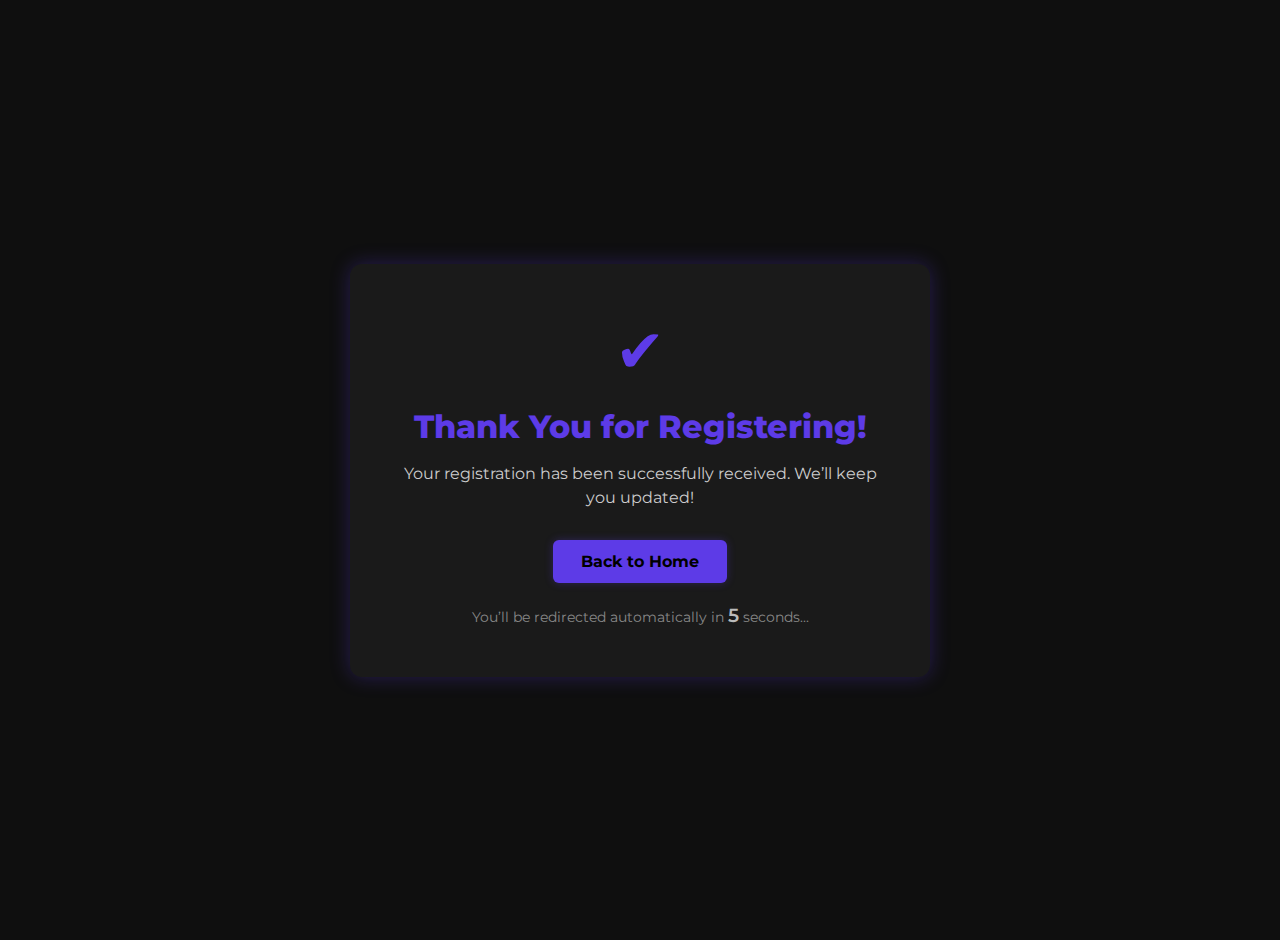
<file: skillleague/project/thankyou.html>
<!DOCTYPE html>
<html lang="en">
<head>
  <meta charset="UTF-8" />
  <meta name="viewport" content="width=device-width, initial-scale=1" />
  <title>Thank You - Skill League</title>
  <link rel="preconnect" href="https://fonts.googleapis.com" />
  <link rel="preconnect" href="https://fonts.gstatic.com" crossorigin />
  <link
    href="https://fonts.googleapis.com/css2?family=Montserrat:wght@400;600;800&display=swap"
    rel="stylesheet"
  />
  <style>
    body {
      font-family: 'Montserrat', sans-serif;
      background-color: #0f0f0f;
      color: #eee;
      display: flex;
      justify-content: center;
      align-items: center;
      min-height: 100vh;
      margin: 0;
      padding: 20px;
      animation: fadeIn 1s ease-in-out;
    }

    @keyframes fadeIn {
      from { opacity: 0; transform: translateY(20px); }
      to { opacity: 1; transform: translateY(0); }
    }

    .thankyou-container {
      background-color: #1a1a1a;
      padding: 50px 40px;
      border-radius: 12px;
      max-width: 500px;
      width: 100%;
      text-align: center;
      box-shadow: 0 0 20px rgba(93, 59, 231, 0.3);
    }

    .checkmark {
      font-size: 60px;
      color: #5D3BE7;
      animation: pulse 1.5s infinite;
    }

    @keyframes pulse {
      0%, 100% { transform: scale(1); opacity: 1; }
      50% { transform: scale(1.1); opacity: 0.7; }
    }

    h1 {
      color: #5D3BE7;
      font-size: 2rem;
      font-weight: 800;
      margin-top: 20px;
      margin-bottom: 15px;
    }

    p {
      font-size: 1rem;
      color: #ccc;
      margin-bottom: 30px;
      line-height: 1.5;
    }

    a.button {
      display: inline-block;
      padding: 12px 28px;
      background-color: #5D3BE7;
      color: #000;
      font-weight: 700;
      border-radius: 6px;
      text-decoration: none;
      transition: all 0.3s ease;
      box-shadow: 0 0 8px rgba(93, 59, 231, 0.3);
    }

    a.button:hover {
      background-color: #d1a936;
      color: #000;
      box-shadow: 0 0 12px rgba(209, 169, 54, 0.4);
    }

    .redirect-msg {
      font-size: 0.9rem;
      color: #888;
      margin-top: 20px;
    }

    .countdown {
      font-size: 1.2rem;
      color: #bbb;
      font-weight: 600;
      margin-top: 8px;
    }
  </style>
</head>
<body>
  <div class="thankyou-container">
    <div class="checkmark">✔</div>
    <h1>Thank You for Registering!</h1>
    <p>Your registration has been successfully received. We’ll keep you updated!</p>
    <a href="index.html" class="button">Back to Home</a>
    <div class="redirect-msg">
      You’ll be redirected automatically in <span class="countdown" id="count">5</span> seconds...
    </div>
  </div>

  <script>
    let count = 5;
    const counter = document.getElementById('count');

    const interval = setInterval(() => {
      count--;
      counter.textContent = count;
      if (count === 0) {
        clearInterval(interval);
        window.location.href = "index.html";
      }
    }, 1000);
  </script>
</body>
</html>
</file>
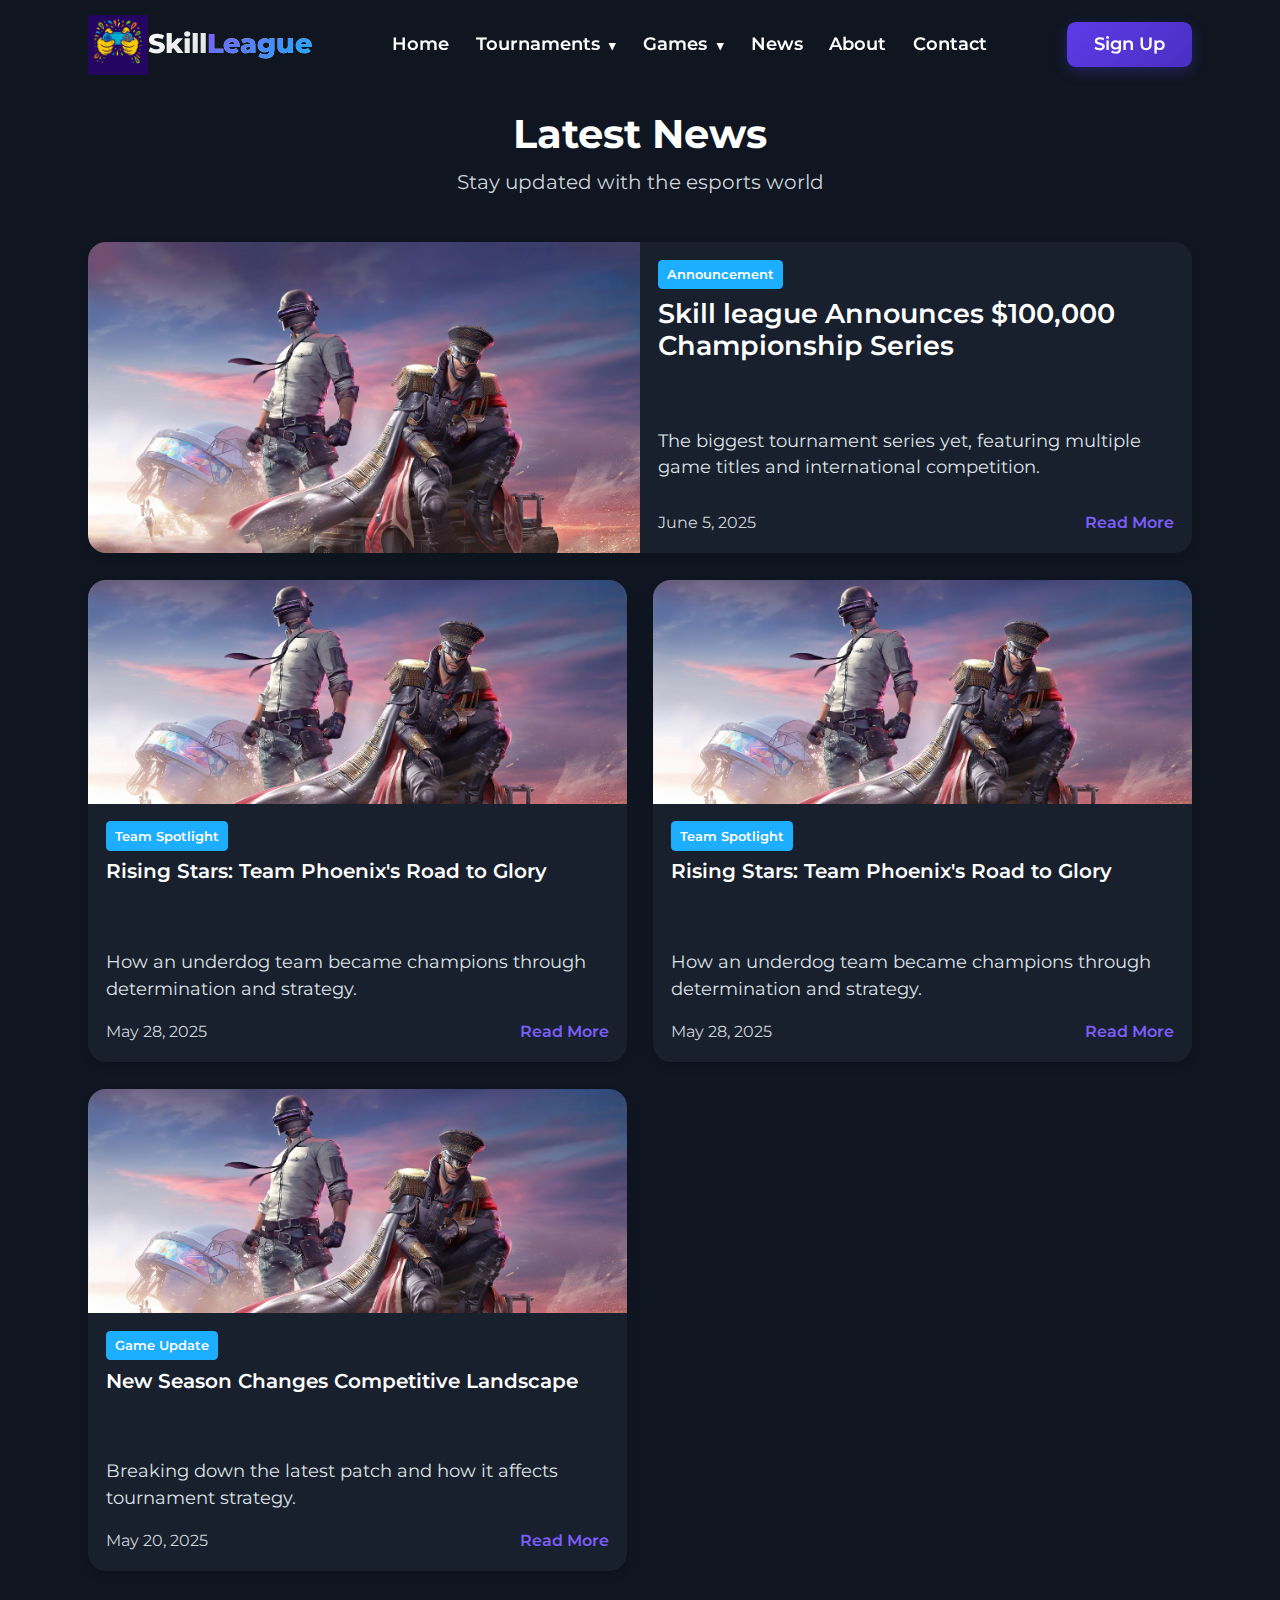
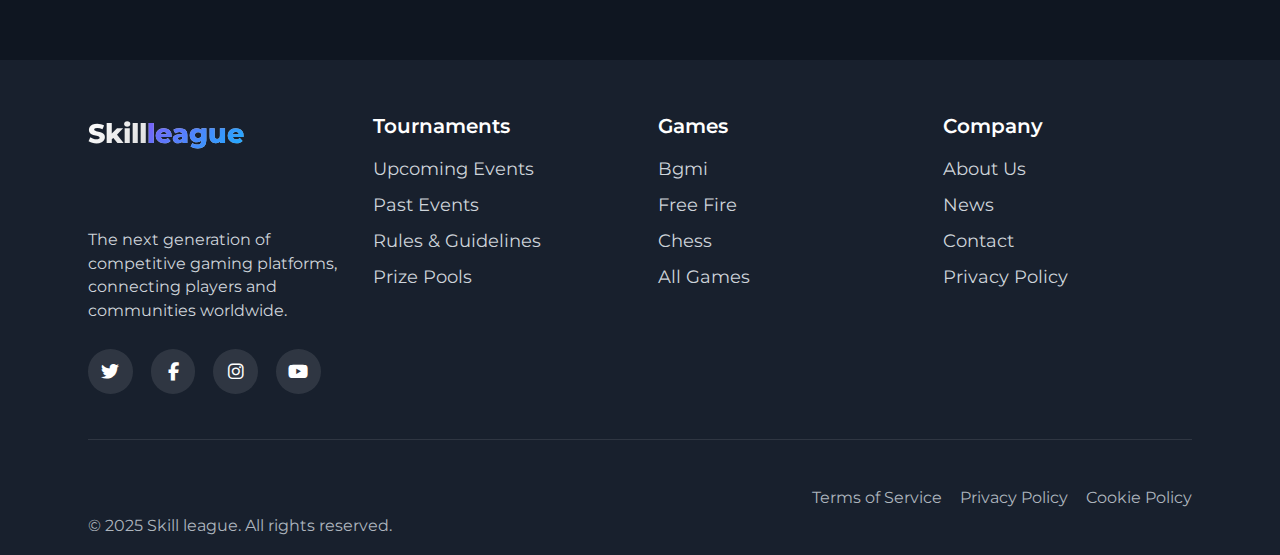
<file: skillleague/project/Tournaments.html>
<!DOCTYPE html>
<html lang="en">
<head>
  <meta charset="UTF-8" />
  <meta name="viewport" content="width=device-width, initial-scale=1.0"/>
  <title>About Us | Skill League</title>
  <link rel="stylesheet" href="css/reset.css" />
  <link rel="stylesheet" href="css/layout.css" />
  <link rel="stylesheet" href="css/components.css" />
  <link rel="stylesheet" href="css/main.css" />
  <link rel="stylesheet" href="css/responsive.css" />
   <link rel="stylesheet" href="css/animations.css">
  <link rel="preconnect" href="https://fonts.googleapis.com">
  <link rel="preconnect" href="https://fonts.gstatic.com" crossorigin>
    <link href="https://fonts.googleapis.com/css2?family=Montserrat:wght@400;600;800&display=swap" rel="stylesheet">
    <link rel="stylesheet" href="https://cdnjs.cloudflare.com/ajax/libs/font-awesome/6.5.0/css/all.min.css">

</head>
<body>
    <style>
        


    </style>
  <!-- Header -->
  <header class="header" id="header">
    <div class="container">
      <div class="header-content">
        <div class="logo">
          <!-- <a href="index.html"></a> -->
            <img src="images/without name.png" alt="Skill League Logo" class="logo-img" style="height:60px; vertical-align:middle;">
            <span class="logo-text">Skill<span class="logo-highlight">League</span></span>
          </a>
        </div>
        <nav class="main-nav">
          <ul class="nav-list">
            <li class="nav-item"><a href="index.html" class="nav-link">Home</a></li>
            <li class="nav-item has-dropdown">
              <a href="#" class="nav-link">Tournaments <span class="dropdown-icon">▾</span></a>
              <ul class="dropdown-menu">
                <li><a href="Tournaments.html">Upcoming Events</a></li>
                <li><a href="Tournaments.html">Past Events</a></li>
                <li><a href="#">Rules & Guidelines</a></li>
              </ul>
            </li>
            <li class="nav-item has-dropdown">
              <a href="#" class="nav-link">Games <span class="dropdown-icon">▾</span></a>
              <ul class="dropdown-menu">
                <li><a href="registration.html">Bgmi</a></li>
                <li><a href="registration.html">Free fire</a></li>
                <li><a href="registration.html">Chess</a></li>
                <!-- <li><a href="#">Fortnite</a></li> -->
                <li><a href="registration.html">All Games</a></li>
              </ul>
            </li>
            <li class="nav-item"><a href="Tournaments.html" class="nav-link">News</a></li>
            <li class="nav-item"><a href="about.html" class="nav-link">About</a></li>
            <li class="nav-item"><a href="contact.html" class="nav-link">Contact</a></li>
          </ul>
        </nav>
        <div class="header-actions">
          <a href="login.html" class="btn btn-primary">Sign Up</a>
          <button class="menu-toggle" id="menu-toggle" aria-label="Toggle menu">
            <span class="bar"></span>
            <span class="bar"></span>
            <span class="bar"></span>
          </button>
        </div>
      </div>
    </div>
  </header>
 
  
  <!-- Mobile Navigation -->
  <div class="mobile-nav" id="mobile-nav">
    <div class="mobile-nav-content">
      <ul class="mobile-nav-list">
        <li><a href="index.html">Home</a></li>
        <li class="mobile-dropdown">
          <span class="mobile-dropdown-trigger">Tournaments <span class="dropdown-icon">▾</span></span>
          <ul class="mobile-dropdown-menu">
            <li><a href="Tournaments.html">Upcoming Events</a></li>
            <li><a href="Tournaments.html">Past Events</a></li>
            <li><a href="#">Rules & Guidelines</a></li>
          </ul>
        </li>
        <li class="mobile-dropdown">
          <span class="mobile-dropdown-trigger">Games <span class="dropdown-icon">▾</span></span>
          <ul class="mobile-dropdown-menu">
            <li><a href="registration.html">Bgmi</a></li>
            <li><a href="registration.html">Free Fire</a></li>
            <li><a href="registration.html">Chess</a></li>
            <!-- <li><a href="#">Fortnite</a></li> -->
            <li><a href="registration.html">All Games</a></li>
          </ul>
        </li>
        <li><a href="Tournaments.html">News</a></li>
        <li><a href="about.html">About</a></li>
        <li><a href="contact.html">Contact</a></li>
      </ul>
      <div class="mobile-actions">
        <a href="login.html" class="btn btn-primary mobile-btn">Sign Up</a>
        <a href="login.html" class="btn btn-secondary mobile-btn">Log In</a>
      </div>
    </div>
  </div>




<style>
  *body {
  margin: 0;
  
  
h1 {
  font-size: 2.5rem;
  color: #e1e1e1;
  margin-bottom: 5rem;
  margin-top: 5rem;
  text-align: center;
  /* text-wrap: balance; */
  /* padding-left: 5rem; */

}
p {
  font-size: 1.5rem;
  color: #b0b0b0;
  line-height: 1.6;
  /* margin-bottom: 2rem; */
  text-align: left;
  padding-left: 10rem;
  padding-right: 10rem;
  /* padding-right: 5rem; */
}

h2 {
  font-size: 1.8rem;
  color: #e1e1e1;
  margin-top: 2rem;
  margin-bottom: 1rem;
  text-align: center;
  padding-left: 5rem;
}
.about-section ul {
  list-style: none;
  padding-left: 10rem;
  padding-right: 10rem;

  margin-bottom: 2rem;
} 
.about-section ul li {
  font-size: 1.6rem;
  color: #b0b0b0;
  margin-bottom: 0.5rem;
}
.cta1{
  align-items: center;
  text-align: center;
}
.cta1 a{
  display: inline-block;
  background-color: #4f00e3;
  color: #fff;
  padding: 0.8rem 1.5rem;
  border-radius: 0.5rem;
  text-decoration: none;
  font-weight: bold;
  transition: background-color 0.3s ease;
}

.cta-list{
  text-align: left;
  margin-left: 10rem
}
.footer-description{
  padding: 0;
  margin: 0;
  margin-bottom:2rem
}


@media(max-width:320px) {
  h1 {
  font-size:2rem;
  margin-bottom: 0rem;
  margin-top: 10rem;
}
p {
  font-size:1rem;
  padding-left: 1rem;
  padding-right: 1rem;
  margin-top: 1rem;
}

h2 {
  font-size: 1.8rem;
  color: #e1e1e1;
  margin-top: 2rem;
  margin-bottom: 1rem;
  text-align: center;
  padding-left:1rem
}
.about-section ul {
  list-style: none;
  padding-left: 10rem;
  padding-right: 10rem;

  margin-bottom: 2rem;
} 
.about-section ul li {
  font-size: 1.6rem;
  color: #b0b0b0;
  margin-bottom: 0.5rem;
}
.cta1{
  align-items: center;
  text-align: center;
}
.cta1 a{
  display: inline-block;
  background-color: #4f00e3;
  color: #fff;
  padding: 0.8rem 1.5rem;
  border-radius: 0.5rem;
  text-decoration: none;
  font-weight: bold;
  transition: background-color 0.3s ease;
}

.cta-list{
  text-align: left;
  margin-left: 10rem
}
.footer-description{
  padding: 0;
  margin: 0;
  margin-bottom:2rem
}

  } }

   .section-header h2 ,p{
margin-top: 5rem
  }
</style>

  
  <!-- News Section -->
  <section class="news-section">
    <div class="container">
      <div class="section-header">
        <h2 class="section-title">Latest News</h2>
        <p class="section-subtitle">Stay updated with the esports world</p>
      </div>
      <div class="news-grid">
        <div class="news-card featured">
          <div class="news-image">
            <img src="images/bgmi.jpg" alt="Major Tournament Announcement">
          </div>
          <div class="news-content">
            <div class="news-tag">Announcement</div>
            <h3 class="news-title">Skill league Announces $100,000 Championship Series</h3>
            <p class="news-excerpt">The biggest tournament series yet, featuring multiple game titles and international competition.</p>
            <div class="news-meta">
              <span class="news-date">June 5, 2025</span>
              <a href="#" class="news-link">Read More</a>
            </div>
          </div>
        </div>
        <div class="news-card">
          <div class="news-image">
            <img src="images/bgmi.jpg" alt="Team Spotlight">
          </div>
          <div class="news-content">
            <div class="news-tag">Team Spotlight</div>
            <h3 class="news-title">Rising Stars: Team Phoenix's Road to Glory</h3>
            <p class="news-excerpt">How an underdog team became champions through determination and strategy.</p>
            <div class="news-meta">
              <span class="news-date">May 28, 2025</span>
              <a href="#" class="news-link">Read More</a>
            </div>
          </div>
        </div>
 <div class="news-card">
          <div class="news-image">
            <img src="images/bgmi.jpg" alt="Team Spotlight">
          </div>
          <div class="news-content">
            <div class="news-tag">Team Spotlight</div>
            <h3 class="news-title">Rising Stars: Team Phoenix's Road to Glory</h3>
            <p class="news-excerpt">How an underdog team became champions through determination and strategy.</p>
            <div class="news-meta">
              <span class="news-date">May 28, 2025</span>
              <a href="#" class="news-link">Read More</a>
            </div>
          </div>
        </div>

        <div class="news-card">
          <div class="news-image">
            <img src="images/bgmi.jpg" alt="Game Update">
          </div>
          <div class="news-content">
            <div class="news-tag">Game Update</div>
            <h3 class="news-title"> New Season Changes Competitive Landscape</h3>
            <p class="news-excerpt">Breaking down the latest patch and how it affects tournament strategy.</p>
            <div class="news-meta">
              <span class="news-date">May 20, 2025</span>
              <a href="#" class="news-link">Read More</a>
            </div>
          </div>
        </div>
      </div>
      <div class="view-all-wrapper">
        <!-- <a href="#" class="btn btn-secondary">View All News</a> -->
      </div>
    </div>
  </section>







  <!-- Footer -->
  <footer class="footer">
    <div class="container">
      <div class="footer-content">
        <div class="footer-column">
          <div class="footer-logo">
            <span class="logo-text">Skill<span class="logo-highlight">league</span></span>
          </div>
          <p class="footer-description">The next generation of competitive gaming platforms, connecting players and communities worldwide.</p>
      <div class="social-links">
  <a href="#" class="social-link" aria-label="Twitter"><i class="fab fa-twitter"></i></a>
  <a href="" class="social-link" aria-label="Facebook"><i class="fab fa-facebook-f"></i></a>
  <a href="" class="social-link" aria-label="Instagram"><i class="fab fa-instagram"></i></a>
  <!-- <a href="#" class="social-link" aria-label="Discord"><i class="fab fa-discord"></i></a> -->
  <a href="#" class="social-link" aria-label="YouTube"><i class="fab fa-youtube"></i></a>
</div>
        </div>
        <div class="footer-column">
          <h3 class="footer-heading">Tournaments</h3>
          <ul class="footer-links">
            <li><a href="Tournaments.html">Upcoming Events</a></li>
            <li><a href="Tournaments.html">Past Events</a></li>
            <li><a href="#">Rules & Guidelines</a></li>
            <li><a href="#">Prize Pools</a></li>
            <!-- <li><a href="registration.html">Registration</a></li> -->
          </ul>
        </div>
        <div class="footer-column">
          <h3 class="footer-heading">Games</h3>
          <ul class="footer-links">
            <li><a href="registration.html">Bgmi</a></li>
            <li><a href="registration.html">Free Fire</a></li>
            <li><a href="registration.html">Chess</a></li>
            <!-- <li><a href="#">Fortnite</a></li> -->
            <li><a href="registration.html">All Games</a></li>
          </ul>
        </div>
        <div class="footer-column">
          <h3 class="footer-heading">Company</h3>
          <ul class="footer-links">
            <li><a href="about.html">About Us</a></li>
            <!-- <li><a href="#">Careers</a></li> -->
            <li><a href="Tournaments.html">News</a></li>
            <li><a href="contact.html">Contact</a></li>
            <li><a href="policy.html">Privacy Policy</a></li>
          </ul>
        </div>
      </div>
      <div class="footer-bottom">
        <p class="copyright">© 2025 Skill league. All rights reserved.</p>
        <div class="footer-legal">
          <a href="#">Terms of Service</a>
          <a href="policy.html">Privacy Policy</a>
          <a href="#">Cookie Policy</a>
        </div>
      </div>
    </div>
  </footer>
  <script src="js/main.js"></script>
  <script src="js/navigation.js"></script>
  <script src="js/slider.js"></script>
  <script src="js/animations.js"></script>
</body>
  </body>
</html>
</file>
<file: skillleague/project/css/layout.css>
/* Layout Styles */
/* For sections that need specific layout styles beyond components */

/* Responsive Grid Layouts */
.grid-2 {
  display: grid;
  grid-template-columns: repeat(2, 1fr);
  gap: var(--space-4);
}

.grid-3 {
  display: grid;
  grid-template-columns: repeat(3, 1fr);
  gap: var(--space-3);
}

.grid-4 {
  display: grid;
  grid-template-columns: repeat(4, 1fr);
  gap: var(--space-3);
}

/* Flexbox layouts */
.flex-center {
  display: flex;
  align-items: center;
  justify-content: center;
}

.flex-between {
  display: flex;
  align-items: center;
  justify-content: space-between;
}

.flex-column {
  display: flex;
  flex-direction: column;
}

/* Spacing utilities */
.mt-1 { margin-top: var(--space-1); }
.mt-2 { margin-top: var(--space-2); }
.mt-3 { margin-top: var(--space-3); }
.mt-4 { margin-top: var(--space-4); }
.mt-5 { margin-top: var(--space-5); }

.mb-1 { margin-bottom: var(--space-1); }
.mb-2 { margin-bottom: var(--space-2); }
.mb-3 { margin-bottom: var(--space-3); }
.mb-4 { margin-bottom: var(--space-4); }
.mb-5 { margin-bottom: var(--space-5); }

.mx-auto {
  margin-left: auto;
  margin-right: auto;
}

.px-1 { padding-left: var(--space-1); padding-right: var(--space-1); }
.px-2 { padding-left: var(--space-2); padding-right: var(--space-2); }
.px-3 { padding-left: var(--space-3); padding-right: var(--space-3); }

.py-1 { padding-top: var(--space-1); padding-bottom: var(--space-1); }
.py-2 { padding-top: var(--space-2); padding-bottom: var(--space-2); }
.py-3 { padding-top: var(--space-3); padding-bottom: var(--space-3); }

/* Width utilities */
.w-full { width: 100%; }
.w-half { width: 50%; }
.w-auto { width: auto; }

.max-w-sm { max-width: 640px; }
.max-w-md { max-width: 768px; }
.max-w-lg { max-width: 1024px; }
.max-w-xl { max-width: 1280px; }

/* Positioning */
.relative { position: relative; }
.absolute { position: absolute; }
.fixed { position: fixed; }

.top-0 { top: 0; }
.right-0 { right: 0; }
.bottom-0 { bottom: 0; }
.left-0 { left: 0; }

/* Z-index */
.z-0 { z-index: 0; }
.z-10 { z-index: 10; }
.z-20 { z-index: 20; }
.z-30 { z-index: 30; }
.z-40 { z-index: 40; }
.z-50 { z-index: 50; }

/* Display */
.block { display: block; }
.inline-block { display: inline-block; }
.inline { display: inline; }
.hidden { display: none; }

/* Text alignment */
.text-center { text-align: center; }
.text-left { text-align: left; }
.text-right { text-align: right; }

/* Overflow */
.overflow-hidden { overflow: hidden; }
.overflow-auto { overflow: auto; }
.overflow-scroll { overflow: scroll; }
.overflow-x-hidden { overflow-x: hidden; }
.overflow-y-auto { overflow-y: auto; }

/* Background and colors */
.bg-primary { background-color: var(--color-primary); }
.bg-secondary { background-color: var(--color-secondary); }
.bg-accent { background-color: var(--color-accent); }
.bg-dark { background-color: var(--color-background); }
.bg-card { background-color: var(--color-card-bg); }

.text-white { color: white; }
.text-gray-light { color: var(--color-gray-300); }
.text-gray { color: var(--color-gray-500); }
.text-gray-dark { color: var(--color-gray-700); }

/* Borders */
.rounded-sm { border-radius: var(--border-radius-sm); }
.rounded-md { border-radius: var(--border-radius-md); }
.rounded-lg { border-radius: var(--border-radius-lg); }
.rounded-full { border-radius: 9999px; }

.border { border: 1px solid var(--color-gray-600); }
.border-t { border-top: 1px solid var(--color-gray-600); }
.border-r { border-right: 1px solid var(--color-gray-600); }
.border-b { border-bottom: 1px solid var(--color-gray-600); }
.border-l { border-left: 1px solid var(--color-gray-600); }
</file>
<file: skillleague/project/css/components.css>
/* Components Styles */

/* Header & Navigation */
.header {
  position: fixed;
  top: 0;
  left: 0;
  width: 100%;
  z-index: 100;
  background-color: rgba(15, 22, 33, 0.8);
  backdrop-filter: blur(10px);
  transition: all var(--transition-normal);
}

.header.scrolled {
  background-color: var(--color-background);
  box-shadow: 0 0.2rem 1rem rgba(0, 0, 0, 0.2);
}

.header-content {
  display: flex;
  align-items: center;
  justify-content: space-between;
  height: 8rem;
}

.logo {
  font-size: 2.4rem;
  font-weight: 800;
  display:flex;
}

.logo-text {
  background: linear-gradient(135deg, #ffffff, #b8b8b8);
  -webkit-background-clip: text;
  background-clip: text;
  -webkit-text-fill-color: transparent;
  margin-top: 0.85rem; 
}

.logo-highlight {
  background: linear-gradient(135deg, var(--color-primary-light), var(--color-secondary));
  -webkit-background-clip: text;
  background-clip: text;
  -webkit-text-fill-color: transparent;
}


.nav-list {
  display: flex;
  gap: var(--space-3);
}

.nav-item {
  position: relative;
}

.nav-link {
  font-weight: 600;
  transition: color var(--transition-fast);
  padding: var(--space-1) 0;
}

.nav-link:hover {
  color: var(--color-primary-light);
}

.has-dropdown {
  position: relative;
}

.dropdown-icon {
  font-size: 1.2rem;
  margin-left: 0.4rem;
  transition: transform var(--transition-fast);
}

.has-dropdown:hover .dropdown-icon {
  transform: rotate(180deg);
}

.dropdown-menu {
  position: absolute;
  top: 100%;
  left: 0;
  min-width: 20rem;
  background-color: var(--color-card-bg);
  border-radius: var(--border-radius-md);
  box-shadow: var(--shadow-lg);
  padding: var(--space-1);
  opacity: 0;
  visibility: hidden;
  transform: translateY(1rem);
  transition: all var(--transition-normal);
  z-index: 10;
}

.has-dropdown:hover .dropdown-menu {
  opacity: 1;
  visibility: visible;
  transform: translateY(0);
}

.dropdown-menu li {
  margin: var(--space-1) 0;
}

.dropdown-menu a {
  display: block;
  padding: var(--space-1) var(--space-2);
  border-radius: var(--border-radius-sm);
  transition: all var(--transition-fast);
}

.dropdown-menu a:hover {
  background-color: rgba(255, 255, 255, 0.1);
  color: var(--color-primary-light);
}

.header-actions {
  display: flex;
  align-items: center;
  gap: var(--space-2);
}

.menu-toggle {
  display: none;
  flex-direction: column;
  justify-content: space-between;
  width: 3rem;
  height: 2.4rem;
  cursor: pointer;
  z-index: 101;
}

.bar {
  height: 0.3rem;
  width: 100%;
  background-color: white;
  border-radius: 0.2rem;
  transition: all var(--transition-normal);
}

/* Mobile Navigation */
.mobile-nav {
  position: fixed;
  top: 0;
  right: -100%;
  width: 100%;
  max-width: 40rem;
  height: 100vh;
  background-color: var(--color-background);
  z-index: 99;
  padding: 10rem var(--space-3) var(--space-3);
  transition: right var(--transition-normal);
  overflow-y: auto;
  box-shadow: -0.5rem 0 1.5rem rgba(0, 0, 0, 0.2);
}

.mobile-nav.active {
  right: 0;
}

.mobile-nav-list {
  display: flex;
  flex-direction: column;
  gap: var(--space-2);
}

.mobile-nav-list a {
  display: block;
  font-size: 1.8rem;
  font-weight: 600;
  padding: var(--space-1) 0;
}

.mobile-dropdown {
  position: relative;
}

.mobile-dropdown-trigger {
  display: flex;
  align-items: center;
  justify-content: space-between;
  font-size: 1.8rem;
  font-weight: 600;
  padding: var(--space-1) 0;
  cursor: pointer;
}

.mobile-dropdown-menu {
  display: none;
  padding-left: var(--space-2);
  margin-top: var(--space-1);
}

.mobile-dropdown-menu.active {
  display: block;
}

.mobile-dropdown-menu a {
  font-size: 1.6rem;
  padding: var(--space-1) 0;
}

.mobile-actions {
  margin-top: var(--space-4);
  display: flex;
  flex-direction: column;
  gap: var(--space-2);
}

.mobile-btn {
  width: 100%;
}

/* Only show dropdown when .open is present */
.mobile-dropdown-menu {
  display: none;
}
.mobile-dropdown-menu.open {
  display: block;
}


@media (max-width: 450px) {
  .header-actions .btn-primary {
    display: none !important;
  }
}


/* hero section */

.carousel {
  position: relative;
  width: 100vw;
  max-width: 1200px;
  margin: 0 auto;
  overflow: hidden;
  border-radius: 16px;
  margin-top: 5rem;
  /* box-shadow: 0 4px 24px rgba(0,0,0,0.12); */
  /* background: #fff; */
}
.carousel-track {
  display: flex;
  transition: transform 0.5s cubic-bezier(0.4,0,0.2,1);
}
.carousel-slide {
  min-width: 100%;
  box-sizing: border-box;
  position: relative;
  text-align: center;
}
.carousel-slide img {
  width: 100%;
  height: 450px;
  object-fit: cover;
  border-radius: 16px 16px 0 0;
}
.caption { 
  position: absolute;
  left: 0;
  right: 0;
  bottom: 24px;
  /* color: #fff; */
  /* background: rgba(0,0,0,0.4); */
  padding: 16px;
  font-size: 1.5rem;
  border-radius: 0 0 16px 16px;
}
.carousel-btn {
  position: absolute;
  top: 50%;
  transform: translateY(-50%);
  /* background: rgba(0,0,0,0.5); */
  /* color: #fff; */
  border: none;
  font-size: 2rem;
  padding: 8px 16px;
  cursor: pointer;
  z-index: 2;
  border-radius: 50%;
  transition: background 0.2s;
}
.carousel-btn.prev { left: 16px; }
.carousel-btn.next { right: 16px; }
.carousel-btn:hover { background: rgba(0,0,0,0.7); }
.carousel-dots {
  display: flex;
  justify-content: center;
  margin: 16px 0 8px 0;
  gap: 8px;
}
.carousel-dots span {
  display: block;
  width: 12px;
  height: 12px;
  background: #bbb;
  border-radius: 50%;
  cursor: pointer;
  transition: background 0.2s;
}
.carousel-dots .active {
  background: #333;
}
@media (max-width: 600px) {
  .carousel-slide img {
    height: 180px;
  }
  .caption {
    font-size: 1rem;
    padding: 8px;
  }
  .carousel {
    width: 98vw;
  }
}



/* Tournament Cards */
.tournament-filters {
  display: flex;
  justify-content: center;
  flex-wrap: wrap;
  gap: var(--space-1);
  margin-bottom: var(--space-3);
}

.hidden {
  display: none;
}

.filter-btn {
  padding: var(--space-1) var(--space-2);
  background-color: rgba(255, 255, 255, 0.1);
  border-radius: var(--border-radius-md);
  font-weight: 600;
  transition: all var(--transition-fast);
}

.filter-btn:hover, .filter-btn.active {
  background-color: var(--color-primary);
  color: white;
}

.tournaments-grid {
  display: grid;
  grid-template-columns: repeat(auto-fill, minmax(28rem, 1fr));
  gap: var(--space-3);
}

.tournament-card {
  background-color: var(--color-card-bg);
  border-radius: var(--border-radius-lg);
  overflow: hidden;
  box-shadow: var(--shadow-md);
  transition: transform var(--transition-normal), box-shadow var(--transition-normal);
}

.tournament-card:hover {
  transform: translateY(-0.5rem);
  box-shadow: var(--shadow-lg);
  background-color: var(--color-card-bg-hover);
}

.tournament-image {
  position: relative;
  height: 20rem;
  overflow: hidden;
}

.tournament-image img {
  width: 100%;
  height: 100%;
  object-fit: cover;
  transition: transform var(--transition-normal);
}

.tournament-card:hover .tournament-image img {
  transform: scale(1.05);
}

.tournament-tag {
  position: absolute;
  top: var(--space-2);
  right: var(--space-2);
  padding: 0.6rem var(--space-1);
  background-color: var(--color-primary);
  color: white;
  font-weight: 600;
  font-size: 1.2rem;
  border-radius: var(--border-radius-sm);
  z-index: 2;
}

.tournament-content {
  padding: var(--space-2);
}

.tournament-title {
  font-size: 2rem;
  margin-bottom: var(--space-1);
}

.tournament-meta {
  display: flex;
  justify-content: space-between;
  margin-bottom: var(--space-1);
  color: var(--color-gray-400);
  font-size: 1.4rem;
}

.tournament-description {
  margin-bottom: var(--space-2);
  color: var(--color-gray-300);
}
.tournaments-section{
  margin-top: 2rem;
}

@media (max-width: 450px) {
  .tournaments-section {
    margin-top: -5rem;
  }
}



/* News Cards */
.news-grid {
  display: grid;
  grid-template-columns: repeat(12, 1fr);
  gap: var(--space-3);
}

.news-card {
  background-color: var(--color-card-bg);
  border-radius: var(--border-radius-lg);
  overflow: hidden;
  box-shadow: var(--shadow-md);
  transition: transform var(--transition-normal), box-shadow var(--transition-normal);
  grid-column: span 4;
}

.news-card.featured {
  grid-column: span 12;
  display: grid;
  grid-template-columns: 1fr 1fr;
}

.news-card:hover {
  transform: translateY(-0.5rem);
  box-shadow: var(--shadow-lg);
  background-color: var(--color-card-bg-hover);
}

.news-image {
  position: relative;
  height: 20rem;
  overflow: hidden;
}

.news-card.featured .news-image {
  height: 100%;
}

.news-image img {
  width: 100%;
  height: 100%;
  object-fit: cover;
  transition: transform var(--transition-normal);
}

.news-card:hover .news-image img {
  transform: scale(1.05);
}

.news-content {
  padding: var(--space-2);
  display: flex;
  flex-direction: column;
}

.news-tag {
  display: inline-block;
  padding: 0.4rem var(--space-1);
  background-color: var(--color-secondary);
  color: white;
  font-weight: 600;
  font-size: 1.2rem;
  border-radius: var(--border-radius-sm);
  margin-bottom: var(--space-1);
  align-self: flex-start;
}

.news-title {
  font-size: 1.8rem;
  margin-bottom: var(--space-1);
}

.news-card.featured .news-title {
  font-size: 2.4rem;
}

.news-excerpt {
  margin-bottom: var(--space-2);
  color: var(--color-gray-300);
  flex-grow: 1;
}

.news-meta {
  display: flex;
  justify-content: space-between;
  align-items: center;
  color: var(--color-gray-400);
  font-size: 1.4rem;
}

.news-link {
  color: var(--color-primary-light);
  font-weight: 600;
  transition: color var(--transition-fast);
}

.news-link:hover {
  color: var(--color-secondary);
}

/* ...existing code... */

@media (max-width: 460px) {
  .news-grid {
    grid-template-columns: 1fr;
    gap: var(--space-2);
  }

  .news-card,
  .news-card.featured {
    grid-column: span 12;
    display: block;
    border-radius: var(--border-radius-md);
    box-shadow: var(--shadow-sm);
    margin-bottom: var(--space-2);
  }

  .news-card.featured {
    grid-template-columns: 1fr;
  }

  .news-image,
  .news-card.featured .news-image {
    height: 160px;
  }

  .news-title,
  .news-card.featured .news-title {
    font-size: 1.3rem;
  }

  .news-content {
    padding: var(--space-1);
  }

  .news-meta {
    font-size: 1rem;
    flex-direction: column;
    align-items: flex-start;
    gap: 0.5rem;
  }
}
/* ...existing code... */

/* ...existing code... */

@media (max-width: 756px) {
  .news-grid {
    grid-template-columns: 1fr;
    gap: var(--space-2);
  }

  .news-card,
  .news-card.featured {
    grid-column: span 12;
    display: block;
    border-radius: var(--border-radius-md);
    box-shadow: var(--shadow-sm);
    margin-bottom: var(--space-2);
  }

  .news-card.featured {
    grid-template-columns: 1fr;
  }

  .news-image,
  .news-card.featured .news-image {
    height: 180px;
  }

  .news-title,
  .news-card.featured .news-title {
    font-size: 1.5rem;
  }

  .news-content {
    padding: var(--space-1);
  }

  .news-meta {
    font-size: 1.1rem;
    flex-direction: column;
    align-items: flex-start;
    gap: 0.5rem;
  }
}
/* ...existing code... */



/* Partners Section */
.partners-section {
  background-color: rgba(255, 255, 255, 0.03);
  padding: var(--space-5) 0;
}

.partners-slider {
  display: flex;
  align-items: center;
  justify-content: space-between;
  flex-wrap: wrap;
  gap: var(--space-4);
}

.partner-logo {
  flex: 1;
  min-width: 15rem;
  max-width: 20rem;
  height: 8rem;
  display: flex;
  align-items: center;
  justify-content: center;
  filter: grayscale(100%) brightness(1.5);
  opacity: 0.7;
  transition: all var(--transition-normal);
}

.partner-logo:hover {
  filter: grayscale(0%) brightness(1);
  opacity: 1;
}

.partner-logo img {
  max-height: 100%;
  width: auto;
}

/* Call to Action */
.cta-section {
  background: linear-gradient(135deg, var(--color-primary-dark), var(--color-secondary-dark));
  padding: var(--space-6) 0;
  position: relative;
  overflow: hidden;
}

.cta-section::before {
  content: '';
  position: absolute;
  top: 0;
  left: 0;
  width: 100%;
  height: 100%;
  background: url('../images/bgmi.png') center center/cover;
  opacity: 0.1;
  z-index: 0;
}

.cta-content {
  position: relative;
  z-index: 1;
  text-align: center;
  max-width: 80rem;
  margin: 0 auto;
}

.cta-title {
  font-size: 3.6rem;
  margin-bottom: var(--space-2);
  color: white;
}

.cta-text {
  font-size: 2rem;
  margin-bottom: var(--space-4);
  color: rgba(255, 255, 255, 0.9);
}

.cta-buttons {
  display: flex;
  justify-content: center;
  gap: var(--space-2);
}

/* Footer */
.footer {
  background-color: var(--color-card-bg);
  padding: var(--space-6) 0 var(--space-2);
}

.footer-content {
  display: grid;
  grid-template-columns: repeat(4, 1fr);
  gap: var(--space-4);
  margin-bottom: var(--space-5);
}

.footer-column {
  display: flex;
  flex-direction: column;
}

.footer-logo {
  margin-bottom: var(--space-2);
  font-size: 2.4rem;
  font-weight: 800;
}

.footer-description {
  color: var(--color-gray-400);
  margin-bottom: var(--space-3);
  font-size: 1.4rem;
}

.social-links {
  display: flex;
  gap: var(--space-2);
}

.social-link {
  display: flex;
  align-items: center;
  justify-content: center;
  width: 4rem;
  height: 4rem;
  background-color: rgba(255, 255, 255, 0.1);
  border-radius: 50%;
  transition: all var(--transition-fast);
}

.social-link:hover {
  background-color: var(--color-primary);
  transform: translateY(-3px);
}

.footer-heading {
  font-size: 1.8rem;
  margin-bottom: var(--space-2);
  color: white;
}

.footer-links {
  display: flex;
  flex-direction: column;
  gap: var(--space-1);
}

.footer-links a {
  color: var(--color-gray-400);
  transition: color var(--transition-fast);
}

.footer-links a:hover {
  color: var(--color-primary-light);
}

.footer-bottom {
  display: flex;
  justify-content: space-between;
  align-items: center;
  padding-top: var(--space-2);
  border-top: 1px solid rgba(255, 255, 255, 0.1);
  font-size: 1.4rem;
}

.copyright {
  color: var(--color-gray-500);
}

.footer-legal {
  display: flex;
  gap: var(--space-2);
}

.footer-legal a {
  color: var(--color-gray-500);
  transition: color var(--transition-fast);
}

.footer-legal a:hover {
  color: var(--color-gray-300);
}
</file>
<file: skillleague/project/css/main.css>
/* Main Styles */
:root {
  /* Colors */
  --color-primary: #5D3BE7;
  --color-primary-light: #7C5DF9;
  --color-primary-dark: #4A2FC2;
  --color-secondary: #1EAEFF;
  --color-secondary-light: #4BBFFF;
  --color-secondary-dark: #0D8CD8;
  --color-accent: #FF3E7F;
  --color-accent-light: #FF6E9D;
  --color-accent-dark: #D92D68;
  
  --color-success: #00C875;
  --color-warning: #FFCB47;
  --color-error: #FF5252;
  
  --color-gray-100: #F8F9FA;
  --color-gray-200: #E9ECEF;
  --color-gray-300: #DEE2E6;
  --color-gray-400: #CED4DA;
  --color-gray-500: #ADB5BD;
  --color-gray-600: #6C757D;
  --color-gray-700: #495057;
  --color-gray-800: #343A40;
  --color-gray-900: #212529;
  
  --color-background: #0F1621;
  --color-card-bg: #18202D;
  --color-card-bg-hover: #1F2A3C;
  
  /* Typography */
  --font-primary: 'Montserrat', sans-serif;
  
  /* Spacing - 8px grid system */
  --space-1: 0.8rem;
  --space-2: 1.6rem;
  --space-3: 2.4rem;
  --space-4: 3.2rem;
  --space-5: 4.0rem;
  --space-6: 4.8rem;
  --space-7: 5.6rem;
  --space-8: 6.4rem;
  
  /* Borders */
  --border-radius-sm: 0.4rem;
  --border-radius-md: 0.8rem;
  --border-radius-lg: 1.6rem;
  
  /* Shadows */
  --shadow-sm: 0 0.2rem 0.4rem rgba(0, 0, 0, 0.1);
  --shadow-md: 0 0.4rem 0.8rem rgba(0, 0, 0, 0.12);
  --shadow-lg: 0 0.8rem 1.6rem rgba(0, 0, 0, 0.15);
  
  /* Transitions */
  --transition-fast: 0.2s ease;
  --transition-normal: 0.3s ease;
  --transition-slow: 0.5s ease;
}

body {
  background-color: var(--color-background);
  color: white;
}

.container {
  width: 100%;
  max-width: 1200px;
  margin: 0 auto;
  padding: 0 var(--space-2);
}

/* Typography */
h1, .h1 {
  font-size: 4.8rem;
  font-weight: 800;
  margin-bottom: var(--space-3);
}

h2, .h2 {
  font-size: 3.6rem;
  font-weight: 700;
  margin-bottom: var(--space-2);
}

h3, .h3 {
  font-size: 2.4rem;
  font-weight: 600;
  margin-bottom: var(--space-1);
}

h4, .h4 {
  font-size: 2rem;
  font-weight: 600;
  margin-bottom: var(--space-1);
}

/* Buttons */
.btn {
  display: inline-block;
  padding: var(--space-1) var(--space-3);
  border-radius: var(--border-radius-md);
  font-weight: 600;
  text-align: center;
  transition: all var(--transition-normal);
  cursor: pointer;
}

.btn-large {
  padding: var(--space-2) var(--space-4);
  font-size: 1.8rem;
}

.btn-primary {
  background: linear-gradient(135deg, var(--color-primary), var(--color-primary-dark));
  color: white;
  box-shadow: 0 0.4rem 1.2rem rgba(93, 59, 231, 0.3);
}

.btn-primary:hover {
  background: linear-gradient(135deg, var(--color-primary-light), var(--color-primary));
  transform: translateY(-2px);
  box-shadow: 0 0.6rem 1.6rem rgba(93, 59, 231, 0.4);
}

.btn-secondary {
  background: rgba(255, 255, 255, 0.1);
  color: white;
  backdrop-filter: blur(5px);
  border: 1px solid rgba(255, 255, 255, 0.2);
}

.btn-secondary:hover {
  background: rgba(255, 255, 255, 0.2);
  transform: translateY(-2px);
}

.btn-tertiary {
  background: linear-gradient(135deg, var(--color-secondary), var(--color-secondary-dark));
  color: white;
  box-shadow: 0 0.4rem 1.2rem rgba(30, 174, 255, 0.3);
}

.btn-tertiary:hover {
  background: linear-gradient(135deg, var(--color-secondary-light), var(--color-secondary));
  transform: translateY(-2px);
  box-shadow: 0 0.6rem 1.6rem rgba(30, 174, 255, 0.4);
}

/* Section styles */
section {
  padding: var(--space-6) 0;
}

.section-header {
  text-align: center;
  margin-bottom: var(--space-5);
}

.section-title {
  color: white;
  margin-bottom: var(--space-1);
}

.section-subtitle {
  color: var(--color-gray-400);
  font-size: 1.8rem;
  max-width: 60rem;
  margin: 0 auto;
}

.view-all-wrapper {
  text-align: center;
  margin-top: var(--space-4);
}

/* Icons (using basic CSS shapes for demo) */
.icon-twitter, .icon-facebook, .icon-instagram, .icon-discord, .icon-youtube {
  display: inline-block;
  width: 2.4rem;
  height: 2.4rem;
  background-color: white;
  mask-size: contain;
  mask-repeat: no-repeat;
  mask-position: center;
  -webkit-mask-size: contain;
  -webkit-mask-repeat: no-repeat;
  -webkit-mask-position: center;
}

.overlay {
  position: fixed;
  top: 0;
  left: 0;
  width: 100%;
  height: 100%;
  background-color: rgba(0, 0, 0, 0.8);
  z-index: 90;
  opacity: 0;
  visibility: hidden;
  transition: opacity var(--transition-normal), visibility var(--transition-normal);
}

.overlay.active {
  opacity: 1;
  visibility: visible;
}
</file>
<file: skillleague/project/css/responsive.css>
/* Responsive Styles */

/* Mobile First approach */
/* Base styles are for mobile, then we scale up */

/* Small devices (landscape phones, 576px and up) */
@media (min-width: 576px) {
  html {
    font-size: 65%; /* Slightly increase base font size */
  }
}

/* Medium devices (tablets, 768px and up) */
@media (min-width: 768px) {
  html {
    font-size: 70%;
  }
  
  .hero-title {
    font-size: 5.5rem;
  }
  
  .tournament-card {
    grid-column: span 6;
  }
  
  .news-card {
    grid-column: span 6;
  }
}

/* Large devices (desktops, 992px and up)
@media (min-width: 992px) {
  html {
    font-size: 62.5%; /* Reset to default 1rem = 10px */
  /* }
  
  .hero-title {
    font-size: 6rem;
  }
  
  .tournament-card {
    grid-column: span 3;
  }
  
  .news-card {
    grid-column: span 4;
  }
} */ 

/* Extra large devices (large desktops, 1200px and up) */
@media (min-width: 1200px) {
  .container {
    max-width: 1140px;
  }
}

/* Extra extra large devices (TV, 1400px and up) */
@media (min-width: 1400px) {
  .container {
    max-width: 1320px;
  }
}

/* Mobile and tablet breakpoints */
@media (max-width: 991px) {
  .main-nav {
    display: none;
  }
  
  .menu-toggle {
    display: flex;
  }
  
  .hero-title {
    font-size: 4.5rem;
  }
  
  .hero-subtitle {
    font-size: 2rem;
  }
  
  .news-card.featured {
    grid-column: span 12;
    grid-template-columns: 1fr;
  }
  
  .news-card.featured .news-image {
    height: 25rem;
  }
  
  .tournaments-grid {
    grid-template-columns: repeat(auto-fill, minmax(100%, 1fr));
  }
  
  .footer-content {
    grid-template-columns: repeat(2, 1fr);
  }
  
  .cta-title {
    font-size: 3rem;
  }
  
  .cta-text {
    font-size: 1.8rem;
  }
  
  .hero-buttons {
    flex-direction: column;
    align-items: center;
    gap: var(--space-2);
  }
  
  .hero-buttons .btn {
    width: 100%;
    max-width: 30rem;
  }
}

/* Mobile only */
@media (max-width: 767px) {
  .section-title {
    font-size: 3rem;
  }
  
  .filter-btn {
    font-size: 1.4rem;
    padding: 0.6rem var(--space-1);
  }
  
  .tournament-filters {
    gap: 0.5rem;
  }
  
  .tournament-card {
    margin: 0 var(--space-2);
  }
  
  .footer-content {
    grid-template-columns: 1fr;
    gap: var(--space-3);
  }
  
  .footer-bottom {
    flex-direction: column;
    gap: var(--space-2);
    text-align: center;
  }
  
  .footer-legal {
    flex-direction: column;
    gap: var(--space-1);
  }
  
  .cta-title {
    font-size: 2.6rem;
  }
  
  .cta-text {
    font-size: 1.6rem;
  }
  
  .cta-buttons {
    flex-direction: column;
    align-items: center;
    gap: var(--space-2);
  }
  
  .cta-buttons .btn {
    width: 100%;
  }
  
  .partners-slider {
    justify-content: center;
  }
  
  .hero-section {
    min-height: 50rem;
  }
  
  .news-card, .news-card.featured {
    margin: 0 var(--space-2);
  }
}

/* Height-based media queries for better mobile experience */
@media (max-height: 700px) {
  .hero-section {
    min-height: 45rem;
  }
  
  .hero-title {
    font-size: 4rem;
  }
}

/* Landscape orientation for mobile */
@media (max-width: 767px) and (orientation: landscape) {
  .hero-section {
    min-height: 45rem;
  }
  
  .hero-buttons {
    flex-direction: row;
  }
}
</file>
<file: skillleague/project/css/animations.css>
/* Animations */
@keyframes fadeIn {
  from {
    opacity: 0;
    transform: translateY(20px);
  }
  to {
    opacity: 1;
    transform: translateY(0);
  }
}

@keyframes slideInRight {
  from {
    opacity: 0;
    transform: translateX(50px);
  }
  to {
    opacity: 1;
    transform: translateX(0);
  }
}

@keyframes slideInLeft {
  from {
    opacity: 0;
    transform: translateX(-50px);
  }
  to {
    opacity: 1;
    transform: translateX(0);
  }
}

@keyframes pulse {
  0% {
    transform: scale(1);
  }
  50% {
    transform: scale(1.05);
  }
  100% {
    transform: scale(1);
  }
}

@keyframes float {
  0% {
    transform: translateY(0px);
  }
  50% {
    transform: translateY(-10px);
  }
  100% {
    transform: translateY(0px);
  }
}

@keyframes glow {
  0% {
    box-shadow: 0 0 5px rgba(93, 59, 231, 0.5);
  }
  50% {
    box-shadow: 0 0 20px rgba(93, 59, 231, 0.8);
  }
  100% {
    box-shadow: 0 0 5px rgba(93, 59, 231, 0.5);
  }
}

/* Animation Classes */
.fade-in {
  animation: fadeIn 0.6s ease-out forwards;
}

.slide-in-right {
  animation: slideInRight 0.6s ease-out forwards;
}

.slide-in-left {
  animation: slideInLeft 0.6s ease-out forwards;
}

.pulse {
  animation: pulse 2s infinite;
}

.float {
  animation: float 3s ease-in-out infinite;
}

.glow {
  animation: glow 2s infinite;
}

/* Animation delays */
.delay-100 { animation-delay: 0.1s; }
.delay-200 { animation-delay: 0.2s; }
.delay-300 { animation-delay: 0.3s; }
.delay-400 { animation-delay: 0.4s; }
.delay-500 { animation-delay: 0.5s; }
.delay-600 { animation-delay: 0.6s; }
.delay-700 { animation-delay: 0.7s; }
.delay-800 { animation-delay: 0.8s; }
.delay-900 { animation-delay: 0.9s; }
.delay-1000 { animation-delay: 1s; }

/* Animated elements with scroll triggers */
.animate-on-scroll {
  opacity: 0;
  transition: opacity 0.6s, transform 0.6s;
}

.animate-on-scroll.fade-up {
  transform: translateY(30px);
}

.animate-on-scroll.fade-left {
  transform: translateX(-30px);
}

.animate-on-scroll.fade-right {
  transform: translateX(30px);
}

.animate-on-scroll.is-visible {
  opacity: 1;
  transform: translate(0, 0);
}

/* Hover Animations */
.hover-scale {
  transition: transform var(--transition-normal);
}

.hover-scale:hover {
  transform: scale(1.05);
}

.hover-lift {
  transition: transform var(--transition-normal), box-shadow var(--transition-normal);
}

.hover-lift:hover {
  transform: translateY(-5px);
  box-shadow: var(--shadow-lg);
}

.hover-glow {
  transition: box-shadow var(--transition-normal);
}

.hover-glow:hover {
  box-shadow: 0 0 15px rgba(93, 59, 231, 0.6);
}

/* Menu animations */
.menu-toggle.active .bar:nth-child(1) {
  transform: translateY(10px) rotate(45deg);
}

.menu-toggle.active .bar:nth-child(2) {
  opacity: 0;
}

.menu-toggle.active .bar:nth-child(3) {
  transform: translateY(-10px) rotate(-45deg);
}
</file>
